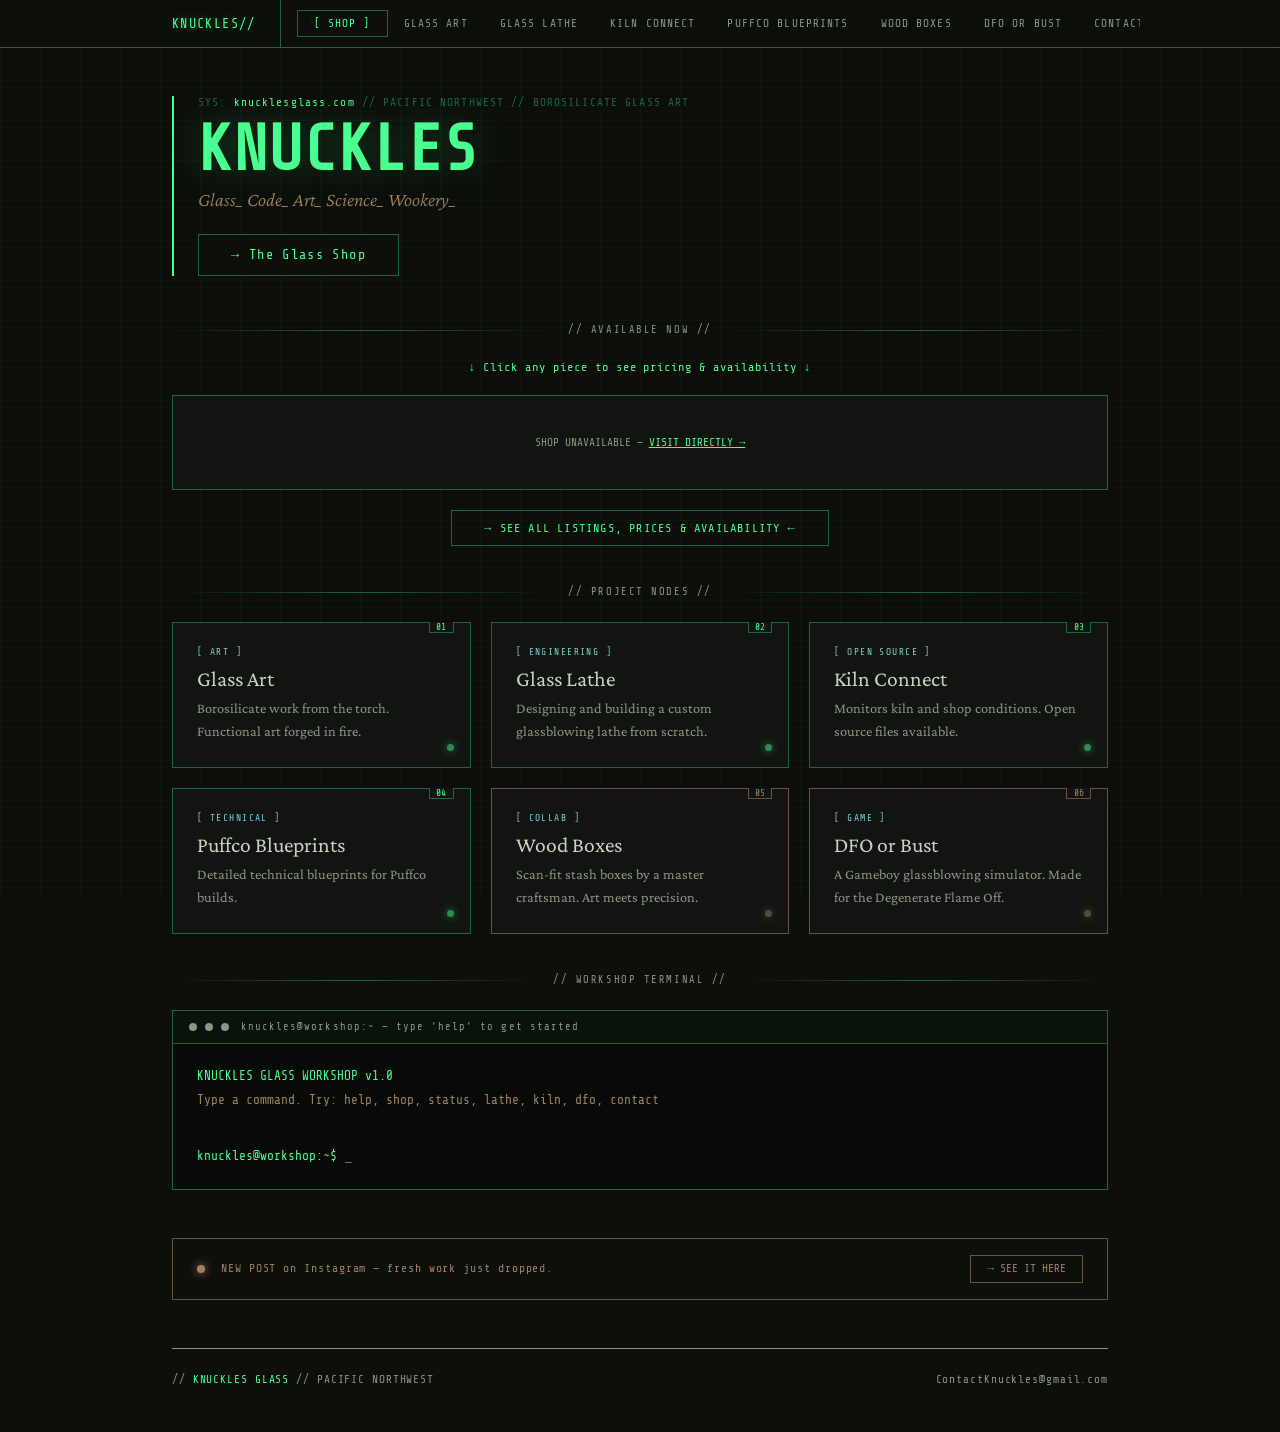
<file: index.html>
<!DOCTYPE html>
<html lang="en">
<head>
  <meta charset="UTF-8">
  <meta name="viewport" content="width=device-width, initial-scale=1.0">
  <title>Knuckles Glass — Borosilicate Art, Pacific Northwest</title>
  <meta name="description" content="Borosilicate glass art from the Pacific Northwest. Shop, projects, blueprints and more.">

  <!-- ── FONTS
       Share Tech Mono : console/technical headings
       Crimson Pro     : body text, italic accents
       To swap fonts later, change the Google Fonts URL and the font-family vars below -->
  <link href="https://fonts.googleapis.com/css2?family=Share+Tech+Mono&family=Crimson+Pro:ital,wght@0,300;0,400;1,300&display=swap" rel="stylesheet">

  <!-- ── SHARED STYLES
       All site-wide variables and base styles live here.
       Branch pages will link to style.css instead of repeating this block. -->
  <style>

    /* ════════════════════════════════════════════
       DESIGN TOKENS — change colors/fonts here only
       ════════════════════════════════════════════ */
    :root {
      --bg:         #0d0f0b;   /* main background */
      --bg2:        #111410;   /* card/panel background */
      --bg3:        #080a07;   /* terminal background */
      --green:      #4aff91;   /* primary accent — phosphor green */
      --green-dim:  #1f6640;   /* muted green for borders */
      --blue:       #7ecfcf;   /* category tag color */
      --earth1:     #a08060;   /* warm earth accent */
      --earth2:     #6b5040;   /* muted earth for borders */
      --text:       #c8d4c0;   /* primary text */
      --muted:      #889980;   /* secondary/faded text */
      --grid:       rgba(74, 255, 145, 0.04); /* blueprint grid opacity */
      --font-mono:  'Share Tech Mono', monospace;
      --font-serif: 'Crimson Pro', Georgia, serif;
      --max-width:  1000px;
    }

    /* ════════════════════════════════════════════
       RESET & BASE
       ════════════════════════════════════════════ */
    * { margin: 0; padding: 0; box-sizing: border-box; }

    body {
      background: var(--bg);
      color: var(--text);
      font-family: var(--font-serif);
      min-height: 100vh;
      overflow-x: hidden;
    }

    a { color: inherit; }

    /* ── Blueprint grid overlay (fixed, decorative) */
    body::before {
      content: '';
      position: fixed;
      inset: 0;
      background-image:
        linear-gradient(var(--grid) 1px, transparent 1px),
        linear-gradient(90deg, var(--grid) 1px, transparent 1px);
      background-size: 40px 40px;
      pointer-events: none;
      z-index: 0;
    }

    /* ── CRT scanline overlay (fixed, decorative) */
    body::after {
      content: '';
      position: fixed;
      inset: 0;
      background: repeating-linear-gradient(
        0deg, transparent, transparent 2px,
        rgba(0,0,0,0.07) 2px, rgba(0,0,0,0.07) 4px
      );
      pointer-events: none;
      z-index: 1;
    }

    /* ── Page content sits above overlays */
    .wrapper {
      position: relative;
      z-index: 2;
      max-width: var(--max-width);
      margin: 0 auto;
      padding: 3rem 2rem;
    }

    /* ════════════════════════════════════════════
       NAVIGATION
       To add a page: copy one <a> tag and update href + label
       Shop link always stays first after the logo
       ════════════════════════════════════════════ */
    nav {
      position: sticky;
      top: 0;
      z-index: 100;
      background: rgba(13,15,11,0.95);
      border-bottom: 1px solid var(--green-dim);
      backdrop-filter: blur(8px);
    }

    .nav-inner {
      max-width: var(--max-width);
      margin: 0 auto;
      padding: 0 2rem;
      display: flex;
      align-items: center;
      overflow-x: auto;
      scrollbar-width: none;
    }
    .nav-inner::-webkit-scrollbar { display: none; }

    /* Site logo/name in nav */
    .nav-logo {
      font-family: var(--font-mono);
      font-size: 0.85rem;
      color: var(--green);
      text-decoration: none;
      padding: 1rem 1.5rem 1rem 0;
      border-right: 1px solid var(--green-dim);
      margin-right: 0.5rem;
      white-space: nowrap;
      text-shadow: 0 0 12px rgba(74,255,145,0.4);
      flex-shrink: 0;
    }

    /* Standard nav links */
    nav a {
      font-family: var(--font-mono);
      font-size: 0.7rem;
      color: var(--muted);
      text-decoration: none;
      padding: 1rem 1rem;
      letter-spacing: 0.1em;
      white-space: nowrap;
      flex-shrink: 0;
      text-transform: uppercase;
      transition: color 0.2s;
    }
    nav a:hover { color: var(--green); }

    /* Shop link — highlighted, always visible priority */
    nav a.shop {
      color: var(--green);
      border: 1px solid var(--green-dim);
      margin-left: 0.5rem;
      padding: 0.4rem 1rem;
      margin-top: 0.35rem;
      margin-bottom: 0.35rem;
    }
    nav a.shop:hover { background: rgba(74,255,145,0.08); }

    /* ════════════════════════════════════════════
       HERO SECTION
       ════════════════════════════════════════════ */
    header {
      border-left: 2px solid var(--green);
      padding-left: 1.5rem;
      margin-bottom: 3rem;
      animation: fadeIn 0.8s ease both;
    }

    /* Small system info line above the logo */
    .sys-line {
      font-family: var(--font-mono);
      font-size: 0.7rem;
      color: var(--green-dim);
      letter-spacing: 0.1em;
      margin-bottom: 0.5rem;
    }
    .sys-line span { color: var(--green); }

    h1 {
      font-family: var(--font-mono);
      font-size: clamp(2.5rem, 7vw, 4rem);
      color: var(--green);
      line-height: 1;
      text-shadow: 0 0 40px rgba(74,255,145,0.25);
    }

    /* ── TAGLINE: edit this text in the HTML below */
    .tagline {
      font-family: var(--font-serif);
      font-style: italic;
      font-size: 1.2rem;
      color: var(--earth1);
      margin-top: 0.5rem;
      font-weight: 300;
    }

    /* ── PRIMARY CTA BUTTON
         Links to Big Cartel store — update href if store URL changes */
    .hero-cta {
      display: inline-block;
      margin-top: 1.5rem;
      font-family: var(--font-mono);
      font-size: 0.85rem;
      color: var(--green);
      background: var(--bg);
      border: 1px solid var(--green-dim);
      padding: 0.75rem 2rem;
      text-decoration: none;
      letter-spacing: 0.1em;
      transition: box-shadow 0.3s, transform 0.2s;
    }
    .hero-cta:hover {
      box-shadow: 0 0 30px rgba(74,255,145,0.4);
      transform: translateY(-2px);
    }

    /* ════════════════════════════════════════════
       SECTION DIVIDERS
       ════════════════════════════════════════════ */
    .divider {
      display: flex;
      align-items: center;
      gap: 1rem;
      margin: 2.5rem 0 1.5rem;
      color: var(--muted);
      font-family: var(--font-mono);
      font-size: 0.65rem;
      letter-spacing: 0.15em;
    }
    .divider::before, .divider::after {
      content: '';
      flex: 1;
      height: 1px;
      background: linear-gradient(90deg, transparent, var(--green-dim), transparent);
    }

    /* ════════════════════════════════════════════
       SHOP GALLERY
       Loads live from Big Cartel API automatically.
       ── TO CHANGE STORE: update BIGCARTEL_USERNAME below in JS
       ── Images are square thumbnails, no prices shown here
       ════════════════════════════════════════════ */

    /* Pulsing instruction text above gallery */
    .shop-note {
      font-family: var(--font-mono);
      font-size: 0.75rem;
      color: var(--green);
      text-align: center;
      margin-bottom: 1.25rem;
      letter-spacing: 0.08em;
      animation: pulse 2.5s ease-in-out infinite;
    }

    /* Responsive image grid — auto-fills available width */
    .gallery-grid {
      display: grid;
      grid-template-columns: repeat(auto-fill, minmax(130px, 1fr));
      gap: 0.75rem;
      margin-bottom: 1.25rem;
    }

    .gallery-item {
      aspect-ratio: 1;
      background: var(--bg2);
      border: 1px solid var(--green-dim);
      overflow: hidden;
      position: relative;
      cursor: pointer;
      transition: border-color 0.3s, transform 0.3s;
      text-decoration: none;
      display: block;
    }
    .gallery-item:hover {
      border-color: var(--green);
      transform: scale(1.03);
      z-index: 2;
    }
    .gallery-item img {
      width: 100%; height: 100%;
      object-fit: cover;
      filter: saturate(0.8) brightness(0.9);
      transition: filter 0.3s;
    }
    .gallery-item:hover img { filter: saturate(1.1) brightness(1.05); }

    /* Shown while loading or if no image available */
    .gallery-item.placeholder {
      display: flex;
      align-items: center;
      justify-content: center;
    }
    .gallery-item.placeholder span {
      font-family: var(--font-mono);
      font-size: 0.55rem;
      color: var(--muted);
      text-align: center;
      padding: 0.5rem;
    }

    /* "See all listings" link below gallery */
    .shop-cta-row { text-align: center; }
    .shop-cta-row a {
      font-family: var(--font-mono);
      font-size: 0.75rem;
      color: var(--green);
      text-decoration: none;
      border: 1px solid var(--green-dim);
      padding: 0.6rem 2rem;
      display: inline-block;
      letter-spacing: 0.1em;
      transition: background 0.2s, box-shadow 0.2s;
    }
    .shop-cta-row a:hover {
      background: rgba(74,255,145,0.07);
      box-shadow: 0 0 20px rgba(74,255,145,0.1);
    }

    /* ════════════════════════════════════════════
       PROJECT CARDS
       ── TO ADD A CARD: copy a .card block in HTML,
          update data-index, card-tag, h3, p, and href
       ── Earth-tone variant: add class="card earth"
       ════════════════════════════════════════════ */
    .cards {
      display: grid;
      grid-template-columns: repeat(auto-fit, minmax(220px, 1fr));
      gap: 1.25rem;
      margin-bottom: 1rem;
    }

    .card {
      background: var(--bg2);
      border: 1px solid var(--green-dim);
      padding: 1.5rem;
      position: relative;
      text-decoration: none;
      display: block;
      transition: border-color 0.3s, transform 0.3s;
      animation: fadeIn 0.6s both;
    }
    .card:nth-child(1) { animation-delay: 0.1s; }
    .card:nth-child(2) { animation-delay: 0.2s; }
    .card:nth-child(3) { animation-delay: 0.3s; }
    .card:nth-child(4) { animation-delay: 0.4s; }
    .card:nth-child(5) { animation-delay: 0.5s; }

    /* Index badge top-right corner */
    .card::before {
      content: attr(data-index);
      position: absolute;
      top: -1px; right: 1rem;
      font-family: var(--font-mono);
      font-size: 0.6rem;
      color: var(--green);
      background: var(--bg2);
      padding: 0 0.4rem;
      border: 1px solid var(--green-dim);
      border-top: none;
    }

    .card:hover { border-color: var(--green); transform: translateY(-3px); box-shadow: 0 8px 30px rgba(74,255,145,0.07); }

    /* Earth-tone card variant (personal/collab projects) */
    .card.earth { border-color: var(--earth2); }
    .card.earth::before { color: var(--earth1); border-color: var(--earth2); }
    .card.earth:hover { border-color: var(--earth1); box-shadow: 0 8px 30px rgba(160,128,96,0.08); }
    .card.earth .card-accent { background: var(--earth1); box-shadow: 0 0 8px var(--earth1); }

    .card-tag {
      font-family: var(--font-mono);
      font-size: 0.6rem;
      color: var(--blue);
      letter-spacing: 0.15em;
      margin-bottom: 0.6rem;
    }
    .card h3 {
      font-family: var(--font-serif);
      font-size: 1.35rem;
      font-weight: 400;
      color: var(--text);
      margin-bottom: 0.4rem;
    }
    .card p {
      font-size: 0.9rem;
      color: var(--muted);
      line-height: 1.6;
    }

    /* Glowing dot bottom-right of each card */
    .card-accent {
      position: absolute;
      bottom: 1rem; right: 1rem;
      width: 7px; height: 7px;
      border-radius: 50%;
      background: var(--green);
      opacity: 0.5;
      box-shadow: 0 0 8px var(--green);
    }

    /* ════════════════════════════════════════════
       INTERACTIVE TERMINAL
       ── TO ADD A COMMAND: add a new key to the
          `commands` object in the <script> below
       ── Commands are plain text/HTML strings
       ════════════════════════════════════════════ */
    .terminal {
      background: var(--bg3);
      border: 1px solid var(--green-dim);
      margin-bottom: 3rem;
      animation: fadeIn 0.6s 0.6s both;
      transition: border-color 1.2s ease, box-shadow 1.2s ease;
    }

    .term-titlebar {
      display: flex;
      align-items: center;
      gap: 0.5rem;
      padding: 0.6rem 1rem;
      border-bottom: 1px solid var(--green-dim);
      background: rgba(74,255,145,0.03);
    }
    .term-dot { width: 8px; height: 8px; border-radius: 50%; background: var(--muted); }
    .term-title {
      font-family: var(--font-mono);
      font-size: 0.65rem;
      color: var(--muted);
      letter-spacing: 0.1em;
      margin-left: 0.25rem;
    }

    .term-body {
      padding: 1.25rem 1.5rem;
      font-family: var(--font-mono);
      font-size: 0.8rem;
      line-height: 1.9;
      max-height: 320px;
      overflow-y: auto;
    }

    /* Terminal output color classes */
    .t-dim   { color: var(--green-dim); }
    .t-green { color: var(--green); }
    .t-blue  { color: var(--blue); }
    .t-earth { color: var(--earth1); }
    .t-text  { color: var(--text); }
    .t-muted { color: var(--muted); }

    .term-input-row {
      display: flex;
      align-items: center;
      gap: 0.5rem;
      margin-top: 0.5rem;
    }
    .prompt { color: var(--green); }

    #term-input {
      background: transparent;
      border: none;
      outline: none;
      color: var(--text);
      font-family: var(--font-mono);
      font-size: 0.8rem;
      flex: 1;
      caret-color: var(--green);
    }

    .cursor {
      display: inline-block;
      width: 8px; height: 1em;
      background: var(--green);
      animation: blink 1s step-end infinite;
      vertical-align: text-bottom;
    }

    /* ════════════════════════════════════════════
       INSTAGRAM NUDGE BAR
       ── TO UPDATE: change the text in .ig-text
          and the href on .ig-link in the HTML below
       ════════════════════════════════════════════ */
    .ig-nudge {
      border: 1px solid var(--earth2);
      padding: 1rem 1.5rem;
      display: flex;
      align-items: center;
      justify-content: space-between;
      gap: 1rem;
      flex-wrap: wrap;
      margin-bottom: 3rem;
      animation: fadeIn 0.6s 0.8s both;
    }
    .ig-dot {
      width: 8px; height: 8px;
      border-radius: 50%;
      background: var(--earth1);
      box-shadow: 0 0 10px var(--earth1);
      animation: pulse 2s ease-in-out infinite;
      flex-shrink: 0;
    }
    .ig-text {
      font-family: var(--font-mono);
      font-size: 0.72rem;
      color: var(--earth1);
      letter-spacing: 0.08em;
      flex: 1;
    }
    .ig-link {
      font-family: var(--font-mono);
      font-size: 0.7rem;
      color: var(--earth1);
      text-decoration: none;
      border: 1px solid var(--earth2);
      padding: 0.4rem 1rem;
      white-space: nowrap;
      transition: background 0.2s;
    }
    .ig-link:hover { background: rgba(160,128,96,0.1); }

    /* ════════════════════════════════════════════
       FOOTER
       ════════════════════════════════════════════ */
    footer {
      border-top: 1px solid var(--muted);
      padding-top: 1.5rem;
      display: flex;
      justify-content: space-between;
      align-items: center;
      flex-wrap: wrap;
      gap: 1rem;
    }
    .mono {
      font-family: var(--font-mono);
      font-size: 0.7rem;
      color: var(--muted);
      letter-spacing: 0.08em;
    }
    .mono span { color: var(--green); }

    /* ════════════════════════════════════════════
       ANIMATIONS
       ════════════════════════════════════════════ */
    @keyframes fadeIn {
      from { opacity: 0; transform: translateY(8px); }
      to   { opacity: 1; transform: translateY(0); }
    }
    @keyframes blink {
      0%, 100% { opacity: 1; }
      50% { opacity: 0; }
    }
    @keyframes pulse {
      0%, 100% { opacity: 1; }
      50% { opacity: 0.5; }
    }

  </style>
</head>
<body>

  <!-- ════════════════════════════════════════════
       NAVIGATION
       ── To add a page: copy an <a> tag, update href and label
       ── Keep SHOP first after the logo — sales priority
       ════════════════════════════════════════════ -->
  <nav>
    <div class="nav-inner">
      <a href="index.html" class="nav-logo">KNUCKLES//</a>
      <a href="https://knucklesglass.bigcartel.com/" target="_blank" class="shop">[ SHOP ]</a>
      <a href="glass-art.html">Glass Art</a>
      <a href="glass-lathe.html">Glass Lathe</a>
      <a href="kiln-connect.html">Kiln Connect</a>
      <a href="puffco-blueprints.html">Puffco Blueprints</a>
      <a href="wood-boxes.html">Wood Boxes</a>
      <a href="dfo-or-bust.html">DFO or Bust</a>
      <a href="contact.html">Contact</a>
    </div>
  </nav>

  <div class="wrapper">

    <!-- ════════════════════════════════════════════
         HERO
         ── Edit tagline text here freely
         ── hero-cta href should always point to Big Cartel store
         ════════════════════════════════════════════ -->
    <header>
      <div class="sys-line">SYS: <span>knucklesglass.com</span> // PACIFIC NORTHWEST // BOROSILICATE GLASS ART</div>
      <h1>KNUCKLES</h1>
      <div class="tagline">Glass_ Code_ Art_ Science_ Wookery_</div>
      <a href="https://knucklesglass.bigcartel.com/" target="_blank" class="hero-cta">→ The Glass Shop</a>
    </header>

    <!-- ════════════════════════════════════════════
         SHOP GALLERY
         Live product images pulled from Big Cartel.
         ── Max items shown controlled by SHOP_MAX_ITEMS in JS below
         ── Clicking any image opens the product page
         ════════════════════════════════════════════ -->
    <div id="shop">
      <div class="divider">// AVAILABLE NOW //</div>
      <div class="shop-note">↓ Click any piece to see pricing &amp; availability ↓</div>
      <div class="gallery-grid" id="gallery">
        <!-- JS populates this — placeholders shown while loading -->
        <div class="gallery-item placeholder"><span>LOADING...</span></div>
        <div class="gallery-item placeholder"><span>LOADING...</span></div>
        <div class="gallery-item placeholder"><span>LOADING...</span></div>
        <div class="gallery-item placeholder"><span>LOADING...</span></div>
        <div class="gallery-item placeholder"><span>LOADING...</span></div>
        <div class="gallery-item placeholder"><span>LOADING...</span></div>
      </div>
      <div class="shop-cta-row">
        <a href="https://knucklesglass.bigcartel.com/" target="_blank">→ SEE ALL LISTINGS, PRICES &amp; AVAILABILITY ←</a>
      </div>
    </div>

    <!-- ════════════════════════════════════════════
         PROJECT CARDS
         ── Green cards  = technical/informative projects
         ── Earth cards  = personal/collab projects
         ── data-index   = corner badge label
         ── href         = branch page filename
         ════════════════════════════════════════════ -->
    <div id="projects">
      <div class="divider">// PROJECT NODES //</div>
      <div class="cards">

        <!-- GREEN CARDS — informative/technical -->
        <a href="glass-art.html" class="card" data-index="01">
          <div class="card-tag">[ ART ]</div>
          <h3>Glass Art</h3>
          <p>Borosilicate work from the torch. Functional art forged in fire.</p>
          <div class="card-accent"></div>
        </a>

        <a href="glass-lathe.html" class="card" data-index="02">
          <div class="card-tag">[ ENGINEERING ]</div>
          <h3>Glass Lathe</h3>
          <p>Designing and building a custom glassblowing lathe from scratch.</p>
          <div class="card-accent"></div>
        </a>

        <a href="kiln-connect.html" class="card" data-index="03">
          <div class="card-tag">[ OPEN SOURCE ]</div>
          <h3>Kiln Connect</h3>
          <p>Monitors kiln and shop conditions. Open source files available.</p>
          <div class="card-accent"></div>
        </a>

        <a href="puffco-blueprints.html" class="card" data-index="04">
          <div class="card-tag">[ TECHNICAL ]</div>
          <h3>Puffco Blueprints</h3>
          <p>Detailed technical blueprints for Puffco builds.</p>
          <div class="card-accent"></div>
        </a>

        <!-- EARTH CARDS — personal/collab -->
        <a href="wood-boxes.html" class="card earth" data-index="05">
          <div class="card-tag">[ COLLAB ]</div>
          <h3>Wood Boxes</h3>
          <p>Scan-fit stash boxes by a master craftsman. Art meets precision.</p>
          <div class="card-accent"></div>
        </a>

        <a href="dfo-or-bust.html" class="card earth" data-index="06">
          <div class="card-tag">[ GAME ]</div>
          <h3>DFO or Bust</h3>
          <p>A Gameboy glassblowing simulator. Made for the Degenerate Flame Off.</p>
          <div class="card-accent"></div>
        </a>

      </div>
    </div>

    <!-- ════════════════════════════════════════════
         INTERACTIVE TERMINAL
         ── To add a command: add a key to the commands
            object in the script below. Value is an HTML string.
         ── Use CSS classes: t-green, t-blue, t-earth, t-muted
         ════════════════════════════════════════════ -->
    <div class="divider">// WORKSHOP TERMINAL //</div>
    <div class="terminal">
      <div class="term-titlebar">
        <div class="term-dot"></div>
        <div class="term-dot"></div>
        <div class="term-dot"></div>
        <span class="term-title">knuckles@workshop:~ — type 'help' to get started</span>
      </div>
      <div class="term-body">
        <div id="term-log">
          <div><span class="t-green">KNUCKLES GLASS WORKSHOP v1.0</span></div>
          <div><span class="t-earth">Type a command. Try: help, shop, status, lathe, kiln, dfo, contact</span></div>
          <br>
        </div>
        <div class="term-input-row">
          <span class="prompt">knuckles@workshop:~$</span>
          <input type="text" id="term-input" autocomplete="off" spellcheck="false" placeholder="_">
        </div>
      </div>
    </div>

    <!-- ════════════════════════════════════════════
         INSTAGRAM NUDGE
         ── Update .ig-text when you make a new post
         ── Update .ig-link href to your latest post URL
            or leave as profile URL for simplicity
         ════════════════════════════════════════════ -->
    <div class="ig-nudge">
      <div class="ig-dot"></div>
      <div class="ig-text">NEW POST on Instagram — fresh work just dropped.</div>
      <a href="https://www.instagram.com/knucklesglass/" target="_blank" class="ig-link">→ SEE IT HERE</a>
    </div>

    <!-- ════════════════════════════════════════════
         FOOTER
         ── Update email here if it changes
         ════════════════════════════════════════════ -->
    <footer id="contact">
      <div class="mono">// <span>KNUCKLES GLASS</span> // PACIFIC NORTHWEST</div>
      <div class="mono">ContactKnuckles@gmail.com</div>
    </footer>

  </div><!-- end .wrapper -->

  <script>
    // ════════════════════════════════════════════
    // BIG CARTEL SHOP LOADER
    // ── BIGCARTEL_USERNAME: update if store URL changes
    // ── SHOP_MAX_ITEMS: max thumbnails shown on homepage
    // ── Only shows products with status 'active'
    // ════════════════════════════════════════════
    const BIGCARTEL_USERNAME = 'knucklesglass';
    const SHOP_MAX_ITEMS = 8;

    async function loadShop() {
      const gallery = document.getElementById('gallery');
      try {
        const res = await fetch(`https://api.bigcartel.com/${BIGCARTEL_USERNAME}/products.json`);
        if (!res.ok) throw new Error('API error');
        const products = await res.json();
        const available = products
          .filter(p => p.status === 'active')
          .slice(0, SHOP_MAX_ITEMS);

        if (available.length === 0) throw new Error('No active products');

        gallery.innerHTML = available.map(p => {
          const img = p.images && p.images[0] ? p.images[0].url : null;
          const url = `https://knucklesglass.bigcartel.com/product/${p.permalink}`;
          if (img) {
            return `<a href="${url}" target="_blank" class="gallery-item">
              <img src="${img}" alt="${p.name}" loading="lazy">
            </a>`;
          }
          // Fallback if product has no image
          return `<a href="${url}" target="_blank" class="gallery-item placeholder">
            <span>${p.name}</span>
          </a>`;
        }).join('');

      } catch(e) {
        // Graceful fallback if API unreachable
        gallery.innerHTML = `
          <div class="gallery-item placeholder" style="grid-column:1/-1;aspect-ratio:auto;padding:2rem;text-align:center;">
            <span style="font-size:0.7rem;color:var(--muted);">
              SHOP UNAVAILABLE — 
              <a href="https://knucklesglass.bigcartel.com/" target="_blank" style="color:var(--green);">VISIT DIRECTLY →</a>
            </span>
          </div>`;
      }
    }

    loadShop();

    // ════════════════════════════════════════════
    // INTERACTIVE TERMINAL
    // ── TO ADD A COMMAND: add a new entry below
    //    Format:  commandname: () => `html string`
    // ── Use CSS classes for color:
    //    t-green, t-blue, t-earth, t-muted, t-text
    // ── Special return '__clear__' clears the screen
    // ── Window.open() can be used to navigate to pages
    // ════════════════════════════════════════════

    // ── ADVENTURE GAME STATE
let adventureStep = 0; // 0=idle 1=torchlit 2=melted 3=q1 4=q2 5=q3

function setGlow(level) {
  const glows = ['none','rgba(160,80,20,0.15)','rgba(180,90,10,0.28)','rgba(200,100,0,0.42)'];
  const borders = ['var(--green-dim)','#a05020','#c06010','#e07000'];
  document.body.style.boxShadow = `inset 0 0 120px 40px ${glows[level]}`;
  document.body.style.transition = 'box-shadow 1.2s ease';
  document.querySelector('.terminal').style.borderColor = borders[level];
}

function adventureReset() {
  adventureStep = 0;
  setGlow(0);
}

// Obfuscated reward — assembled only on completion
function getReward() {
  const p = ['KNU','CKL','ES-','WOR','KSH','OP'];
  return p.join('');
}

    const commands = {

      help: () => `<span class="t-blue">AVAILABLE COMMANDS:</span><br>
        &nbsp;&nbsp;<span class="t-green">shop</span> &nbsp;&nbsp;&nbsp;&nbsp;&nbsp;— open the Big Cartel store<br>
        &nbsp;&nbsp;<span class="t-green">status</span> &nbsp;&nbsp;&nbsp;— current project status<br>
        &nbsp;&nbsp;<span class="t-green">lathe</span> &nbsp;&nbsp;&nbsp;&nbsp;— about the glass lathe build<br>
        &nbsp;&nbsp;<span class="t-green">kiln</span> &nbsp;&nbsp;&nbsp;&nbsp;&nbsp;— about Kiln Connect<br>
        &nbsp;&nbsp;<span class="t-green">blueprints</span>— Puffco blueprint files<br>
        &nbsp;&nbsp;<span class="t-green">dfo</span> &nbsp;&nbsp;&nbsp;&nbsp;&nbsp;&nbsp;— about the Gameboy game<br>
        &nbsp;&nbsp;<span class="t-green">contact</span> &nbsp;&nbsp;— get in touch<br>
        &nbsp;&nbsp;<span class="t-green">clear</span> &nbsp;&nbsp;&nbsp;&nbsp;— clear terminal`,

      shop: () => {
        window.open('https://knucklesglass.bigcartel.com/', '_blank');
        return `<span class="t-green">Opening shop...</span> → knucklesglass.bigcartel.com`;
      },

      // ── UPDATE STATUS VALUES HERE as projects progress
      status: () => `<span class="t-blue">PROJECT STATUS:</span><br>
        &nbsp;&nbsp;Glass Lathe &nbsp;&nbsp;&nbsp;&nbsp;&nbsp;&nbsp;<span class="t-earth">[IN PROGRESS]</span><br>
        &nbsp;&nbsp;Kiln Connect &nbsp;&nbsp;&nbsp;&nbsp;&nbsp;<span class="t-green">[ACTIVE — open source]</span><br>
        &nbsp;&nbsp;Puffco Blueprints &nbsp;<span class="t-green">[AVAILABLE]</span><br>
        &nbsp;&nbsp;BigCartel Shop &nbsp;&nbsp;&nbsp;<span class="t-green">[OPEN]</span><br>
        &nbsp;&nbsp;DFO or Bust &nbsp;&nbsp;&nbsp;&nbsp;&nbsp;&nbsp;<span class="t-green">[PLAYABLE]</span>`,

      lathe: () => `<span class="t-blue">GLASS LATHE BUILD:</span><br>
        Designing a custom glassblowing lathe from scratch.<br>
        Filming the entire process — follow on Patreon for updates.<br>
        <span class="t-earth">Status: in progress. Biggest project to date.</span><br>
        <a href="glass-lathe.html" style="color:var(--green)">→ Full build log</a>`,

      kiln: () => `<span class="t-blue">KILN CONNECT:</span><br>
        Monitors kiln and shop conditions, uploads to a local server.<br>
        Open source — files available on request.<br>
        <a href="kiln-connect.html" style="color:var(--green)">→ See the project page</a>`,

      blueprints: () => `<span class="t-blue">PUFFCO BLUEPRINTS:</span><br>
        Detailed technical reference blueprints for Puffco builds.<br>
        <a href="puffco-blueprints.html" style="color:var(--green)">→ View blueprints</a>`,

      dfo: () => `<span class="t-blue">DFO OR BUST:</span><br>
        A real Gameboy game. Built for the Degenerate Flame Off, 2015.<br>
        You play as a glassblower. Make headys. Get to the DFO.<br>
        <a href="https://knucklesglass.itch.io/dfo" target="_blank" style="color:var(--green)">→ Play on itch.io</a>`,

      contact: () => `<span class="t-blue">CONTACT:</span><br>
        Email: <span class="t-green">ContactKnuckles@gmail.com</span><br>
        Instagram: <a href="https://www.instagram.com/knucklesglass/" target="_blank" style="color:var(--green)">@knucklesglass</a>`,

      //Eggs
      whoami: () => `<span class="t-green">The million dollar question...</span>`,
      ls:     () => `<span class="t-muted">glass-art/&nbsp; glass-lathe/&nbsp; kiln-connect/&nbsp; wood-boxes/&nbsp; dfo/&nbsp; blueprints/</span>`,
      fire:   () => `<span class="t-earth">🔥 looks like this fam</span>`,
      sudo:   () => `<span class="t-muted">nice try nerd.</span>`,
      torch: () => {
        adventureStep = 1;
        setGlow(0);
        return `<span class="t-earth">The workshop is dark. Smells like terps and glass dust.</span><br>
        <span class="t-muted">This is a word association game — type a one word reply to continue.</span>`;
      },

      light: () => {
        if (adventureStep !== 1) return `<span class="t-muted">Nothing to light.</span>`;
        adventureStep = 2;
        setGlow(1);
        return `<span class="t-earth">...click. click. FWOOMPH. 🔥</span><br>
        <span class="t-green">The workshop floods with warmth. The torch is lit.</span><br>
        <span class="t-muted">You pick up the glass and bein to...</span>`;
      },

      melt: () => {
        if (adventureStep !== 2) return `<span class="t-muted">Nothing to melt.</span>`;
        adventureStep = 3;
        return `<span class="t-earth">The heady glows orange, twisting in the flame. You're in the zone.</span><br>
        <span class="t-muted">Think you know your glass? Type <span class="t-green">test</span> to find out.</span>`;
      },

      test: () => {
        if (adventureStep !== 3) return `<span class="t-muted">No test running.</span>`;
        return `<span class="t-blue">Q1: What is the coefficient thermal expansion of borosilicate glass?</span><br>
        <span class="t-muted">Enter your answer:</span>`;
      },

      '33': () => {
        if (adventureStep !== 3) return `<span class="t-muted">command not found: 33 — try 'help'</span>`;
        adventureStep = 4;
        setGlow(2);
        return `<span class="t-green">✓ Correct.</span> The heady holds steady.<br>
        <span class="t-blue">Q2: What is Knuckles' favorite shape to make?</span><br>
        <span class="t-muted">Enter your answer:</span>`;
      },

      sherlock: () => {
        if (adventureStep !== 4) return `<span class="t-muted">command not found: sherlock — try 'help'</span>`;
        adventureStep = 5;
        setGlow(3);
        return `<span class="t-green">✓ Correct.</span> Classic choice.<br>
        <span class="t-blue">Q3: Devitrification — what is it, and should you be afraid?</span><br>
        &nbsp;&nbsp;<span class="t-green">a)</span> A heady crystal pattern - embrace it<br>
        &nbsp;&nbsp;<span class="t-green">b)</span> A bar downtown - We always find him there<br>
        &nbsp;&nbsp;<span class="t-green">c)</span> Surface crystallization that can ruin a piece<br>
        &nbsp;&nbsp;<span class="t-green">d)</span> The process of annealing - no fear necessary<br>
        <span class="t-muted">Enter a, b, c, or d:</span>`;
      },

      // Well well well....what do we have here? Only the final correct answer will trigger the discount code — no spoilers you nerds
      // Play the game you lazy hacker 
      c: () => {
        if (adventureStep !== 5) return `<span class="t-muted">command not found: c — try 'help'</span>`;
        adventureStep = 0;
        const code = getReward();
        return `<span class="t-green">✓ Correct. Three for three. You know your glass.</span><br><br>
        <span class="t-earth">A note slides across the bench:<br>
        "From one glasshead to another."</span><br><br>
        <span class="t-muted">——————————————————</span><br>
        DISCOUNT KEY: <span class="t-green">${code}</span><br>
        <span class="t-muted">Use it at checkout. You earned it.</span><br>
        <span class="t-muted">——————————————————</span><br><br>
        <span class="t-muted">Type <span class="t-green">shop</span> to spend it.</span>`;
      },

      clear: () => '__clear__',
    };
    
    const log    = document.getElementById('term-log');
    const input  = document.getElementById('term-input');

    // Appends a new line to terminal output
    function appendLine(html) {
      const div = document.createElement('div');
      div.innerHTML = html;
      log.appendChild(div);
      log.parentElement.scrollTop = log.parentElement.scrollHeight;
    }

    input.addEventListener('keydown', (e) => {
      if (e.key !== 'Enter') return;
      const val = input.value.trim().toLowerCase();
      if (!val) return;

      // Echo the command back
      appendLine(`<span class="prompt">knuckles@workshop:~$</span> <span class="t-text">${val}</span>`);

      const handler = commands[val];
      if (handler) {
        const result = handler();
        if (result === '__clear__') {
          log.innerHTML = '';
        } else {
          appendLine(`<div style="margin-left:1rem;margin-bottom:0.5rem;">${result}</div>`);
        }
      } else {
        if (adventureStep >= 1) {
          adventureReset();
          setTimeout(() => {
            log.innerHTML = '';
            appendLine(`<span style="color:#ff4040">⚠ TERMINAL CRASHED — wrong answer. Workshop goes dark.</span><br><span class="t-muted">Type <span class="t-green">torch</span> to start over.</span>`);
          }, 600);
        } else {
          appendLine(`<span class="t-muted">command not found: ${val} — try 'help'</span>`);
        }
      }

      input.value = '';
    });

    input.addEventListener('click', () => input.focus());

  </script>
</body>
</html>
</file>
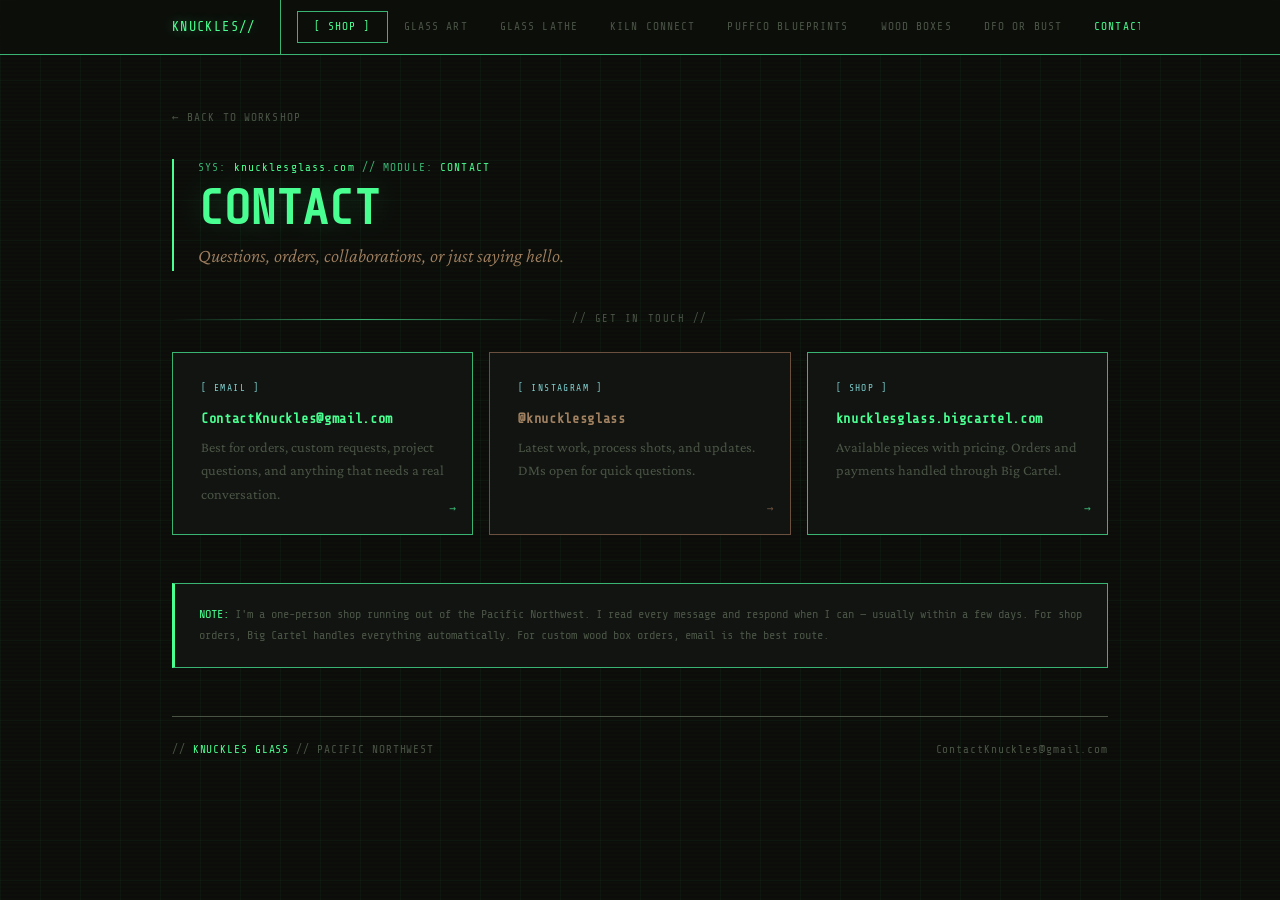
<file: contact.html>
<!DOCTYPE html>
<html lang="en">
<head>
  <meta charset="UTF-8">
  <meta name="viewport" content="width=device-width, initial-scale=1.0">
  <title>Contact — Knuckles Glass</title>
  <meta name="description" content="Get in touch with Knuckles Glass. Questions about glass art, wood boxes, open source projects, or anything else.">
  <link href="https://fonts.googleapis.com/css2?family=Share+Tech+Mono&family=Crimson+Pro:ital,wght@0,300;0,400;1,300&display=swap" rel="stylesheet">
  <link rel="stylesheet" href="style.css">
  <style>
    .branch-hero { border-left: 2px solid var(--green); padding-left: 1.5rem; margin-bottom: 2.5rem; animation: fadeIn 0.8s ease both; }

    /* ── CONTACT METHODS GRID ── */
    .contact-grid {
      display: grid;
      grid-template-columns: repeat(auto-fit, minmax(240px, 1fr));
      gap: 1rem;
      margin-bottom: 3rem;
      animation: fadeIn 0.6s 0.2s both;
    }

    .contact-card {
      background: var(--bg2);
      border: 1px solid var(--green-dim);
      padding: 1.75rem;
      text-decoration: none;
      color: var(--text);
      display: block;
      transition: border-color 0.3s, transform 0.3s;
      position: relative;
    }
    .contact-card:hover { border-color: var(--green); transform: translateY(-3px); box-shadow: 0 8px 24px rgba(74,255,145,0.07); }
    .contact-card.earth { border-color: var(--earth2); }
    .contact-card.earth:hover { border-color: var(--earth1); box-shadow: 0 8px 24px rgba(160,128,96,0.07); }

    .contact-card-label {
      font-family: var(--font-mono);
      font-size: 0.6rem;
      color: var(--blue);
      letter-spacing: 0.15em;
      margin-bottom: 0.75rem;
    }

    .contact-card h3 {
      font-family: var(--font-mono);
      font-size: 0.85rem;
      color: var(--green);
      margin-bottom: 0.4rem;
      letter-spacing: 0.05em;
    }
    .contact-card.earth h3 { color: var(--earth1); }

    .contact-card p {
      font-size: 0.9rem;
      color: var(--muted);
      line-height: 1.6;
    }

    .contact-card-arrow {
      position: absolute;
      bottom: 1rem; right: 1rem;
      font-family: var(--font-mono);
      font-size: 0.7rem;
      color: var(--green-dim);
      transition: color 0.2s;
    }
    .contact-card:hover .contact-card-arrow { color: var(--green); }
    .contact-card.earth .contact-card-arrow { color: var(--earth2); }
    .contact-card.earth:hover .contact-card-arrow { color: var(--earth1); }

    /* ── RESPONSE NOTE ── */
    .response-note {
      background: var(--bg2);
      border: 1px solid var(--green-dim);
      border-left: 3px solid var(--green);
      padding: 1.25rem 1.5rem;
      font-family: var(--font-mono);
      font-size: 0.75rem;
      color: var(--muted);
      line-height: 1.8;
      animation: fadeIn 0.6s 0.4s both;
    }
    .response-note span { color: var(--green); }
  </style>
</head>
<body>
  <nav>
    <div class="nav-inner">
      <a href="index.html" class="nav-logo">KNUCKLES//</a>
      <a href="https://knucklesglass.bigcartel.com/" target="_blank" class="shop">[ SHOP ]</a>
      <a href="glass-art.html">Glass Art</a>
      <a href="glass-lathe.html">Glass Lathe</a>
      <a href="kiln-connect.html">Kiln Connect</a>
      <a href="puffco-blueprints.html">Puffco Blueprints</a>
      <a href="wood-boxes.html">Wood Boxes</a>
      <a href="dfo-or-bust.html">DFO or Bust</a>
      <a href="contact.html" class="active">Contact</a>
    </div>
  </nav>

  <div class="wrapper">
    <a href="index.html" class="back-link">← BACK TO WORKSHOP</a>

    <div class="branch-hero">
      <div class="sys-line">SYS: <span>knucklesglass.com</span> // MODULE: <span>CONTACT</span></div>
      <h1 class="page-title">CONTACT</h1>
      <div class="tagline">Questions, orders, collaborations, or just saying hello.</div>
    </div>

    <div class="divider">// GET IN TOUCH //</div>

    <!-- ── CONTACT CARDS
         TO ADD A CONTACT METHOD: copy a .contact-card,
         update label, h3, p, href, and arrow ── -->
    <div class="contact-grid">

      <a href="mailto:ContactKnuckles@gmail.com" class="contact-card">
        <div class="contact-card-label">[ EMAIL ]</div>
        <h3>ContactKnuckles@gmail.com</h3>
        <p>Best for orders, custom requests, project questions, and anything that needs a real conversation.</p>
        <span class="contact-card-arrow">→</span>
      </a>

      <a href="https://www.instagram.com/knucklesglass/" target="_blank" class="contact-card earth">
        <div class="contact-card-label">[ INSTAGRAM ]</div>
        <h3>@knucklesglass</h3>
        <p>Latest work, process shots, and updates. DMs open for quick questions.</p>
        <span class="contact-card-arrow">→</span>
      </a>

      <a href="https://knucklesglass.bigcartel.com/" target="_blank" class="contact-card">
        <div class="contact-card-label">[ SHOP ]</div>
        <h3>knucklesglass.bigcartel.com</h3>
        <p>Available pieces with pricing. Orders and payments handled through Big Cartel.</p>
        <span class="contact-card-arrow">→</span>
      </a>

      <!-- ── Add Patreon card when ready:
      <a href="https://patreon.com/YOUR_PAGE" target="_blank" class="contact-card earth">
        <div class="contact-card-label">[ PATREON ]</div>
        <h3>Patreon</h3>
        <p>Follow the Glass Lathe build and other projects. Behind-the-scenes video and updates.</p>
        <span class="contact-card-arrow">→</span>
      </a>
      ── -->

    </div>

    <!-- ── RESPONSE NOTE ── -->
    <div class="response-note">
      <span>NOTE:</span> I'm a one-person shop running out of the Pacific Northwest.
      I read every message and respond when I can —
      usually within a few days. For shop orders,
      Big Cartel handles everything automatically.
      For custom wood box orders, email is the best route.
    </div>

    <div style="margin-top:3rem;">
      <footer>
        <div class="mono">// <span>KNUCKLES GLASS</span> // PACIFIC NORTHWEST</div>
        <div class="mono">ContactKnuckles@gmail.com</div>
      </footer>
    </div>
  </div>
</body>
</html>
</file>
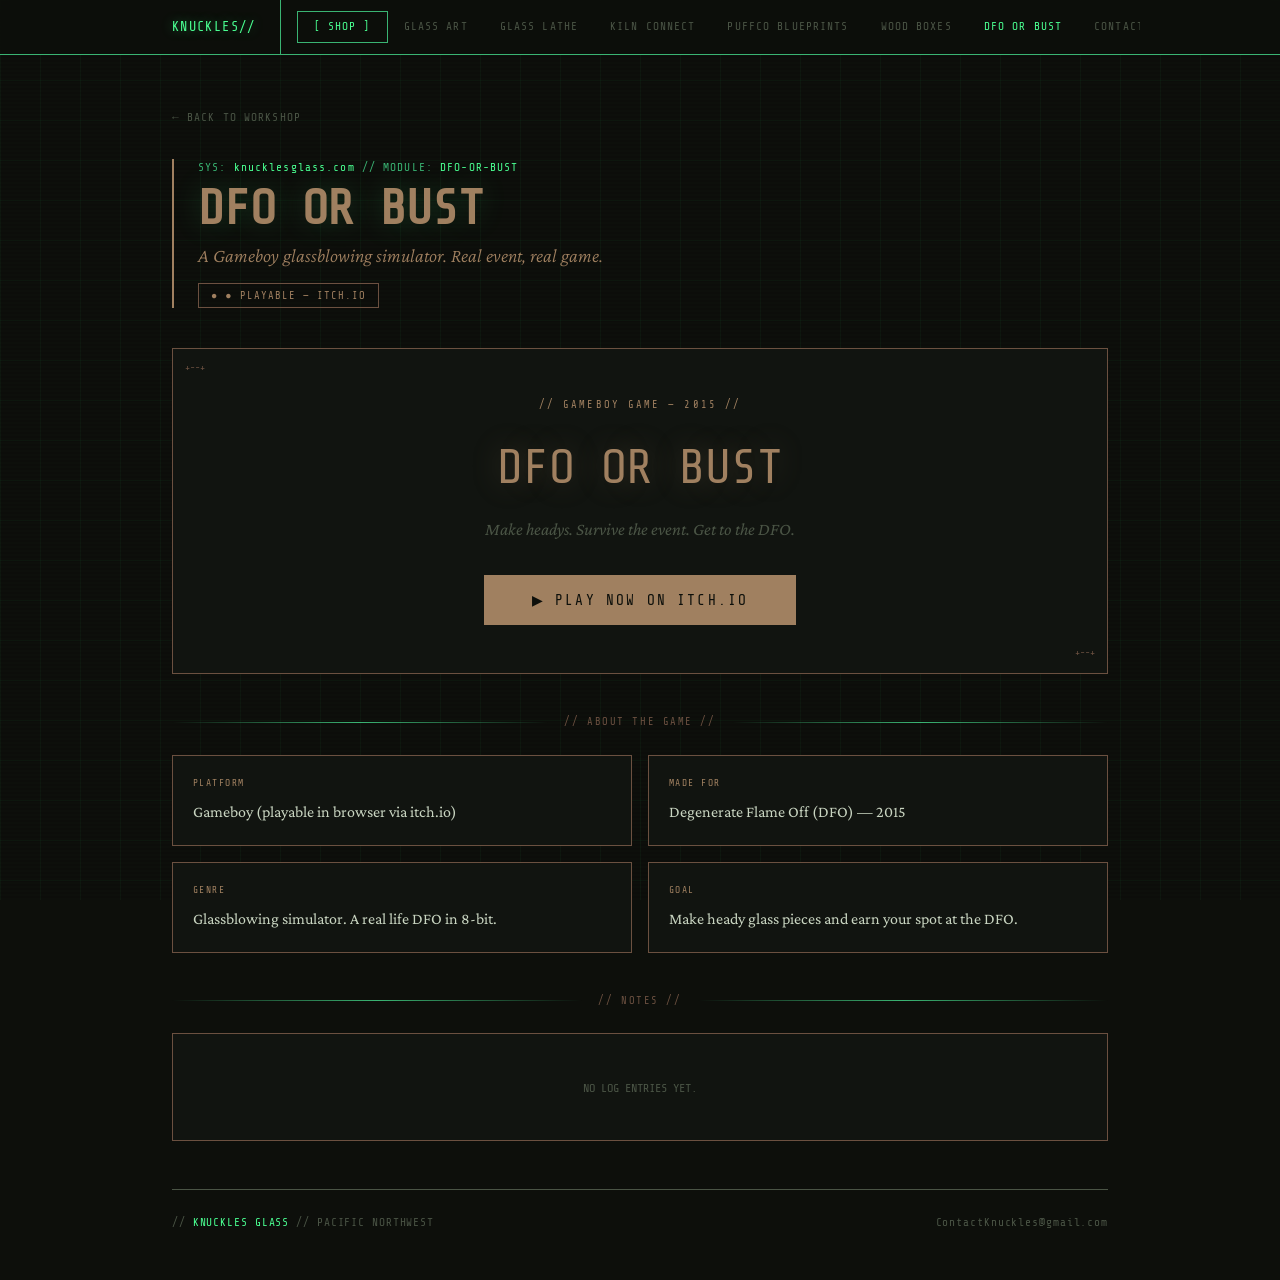
<file: dfo-or-bust.html>
<!DOCTYPE html>
<html lang="en">
<head>
  <meta charset="UTF-8">
  <meta name="viewport" content="width=device-width, initial-scale=1.0">
  <title>DFO or Bust — Knuckles Glass</title>
  <meta name="description" content="DFO or Bust — a Gameboy glassblowing simulator made for the Degenerate Flame Off 2015. Play it now on itch.io.">
  <link href="https://fonts.googleapis.com/css2?family=Share+Tech+Mono&family=Crimson+Pro:ital,wght@0,300;0,400;1,300&display=swap" rel="stylesheet">
  <link rel="stylesheet" href="style.css">
  <style>
    /* ── Earth hero variant for personal project ── */
    .branch-hero { border-left: 2px solid var(--earth1); padding-left: 1.5rem; margin-bottom: 2.5rem; animation: fadeIn 0.8s ease both; }

    /* ── GAME FEATURE BLOCK
       Large centered call to play ── */
    .game-feature {
      background: var(--bg2);
      border: 1px solid var(--earth2);
      padding: 3rem 2rem;
      text-align: center;
      margin-bottom: 2rem;
      position: relative;
      overflow: hidden;
      animation: fadeIn 0.6s 0.2s both;
    }

    /* Decorative corner brackets */
    .game-feature::before {
      content: '+--+';
      position: absolute;
      top: 0.75rem; left: 0.75rem;
      font-family: var(--font-mono);
      font-size: 0.6rem;
      color: var(--earth2);
    }
    .game-feature::after {
      content: '+--+';
      position: absolute;
      bottom: 0.75rem; right: 0.75rem;
      font-family: var(--font-mono);
      font-size: 0.6rem;
      color: var(--earth2);
    }

    .game-label {
      font-family: var(--font-mono);
      font-size: 0.65rem;
      color: var(--earth1);
      letter-spacing: 0.2em;
      margin-bottom: 1rem;
    }

    .game-title-big {
      font-family: var(--font-mono);
      font-size: clamp(1.8rem, 5vw, 3rem);
      color: var(--earth1);
      text-shadow: 0 0 30px rgba(160,128,96,0.3);
      margin-bottom: 0.5rem;
      animation: glow 3s ease-in-out infinite;
    }

    .game-subtitle {
      font-family: var(--font-serif);
      font-style: italic;
      font-size: 1.1rem;
      color: var(--muted);
      margin-bottom: 2rem;
    }

    .play-btn {
      display: inline-block;
      font-family: var(--font-mono);
      font-size: 0.9rem;
      color: var(--bg);
      background: var(--earth1);
      padding: 0.85rem 3rem;
      text-decoration: none;
      letter-spacing: 0.15em;
      transition: box-shadow 0.3s, transform 0.2s;
    }
    .play-btn:hover { box-shadow: 0 0 30px rgba(160,128,96,0.4); transform: translateY(-2px); }

    /* ── INFO BLOCK ── */
    .info-grid {
      display: grid;
      grid-template-columns: 1fr 1fr;
      gap: 1rem;
      margin-bottom: 2rem;
      animation: fadeIn 0.6s 0.3s both;
    }
    @media (max-width: 600px) { .info-grid { grid-template-columns: 1fr; } }

    .info-card {
      background: var(--bg2);
      border: 1px solid var(--earth2);
      padding: 1.25rem;
    }

    .info-card-label {
      font-family: var(--font-mono);
      font-size: 0.6rem;
      color: var(--earth1);
      letter-spacing: 0.15em;
      margin-bottom: 0.5rem;
    }

    .info-card-val {
      font-family: var(--font-serif);
      font-size: 1rem;
      color: var(--text);
      line-height: 1.6;
    }

    /* ── UPDATE LOG ── */
    .update-log { display: flex; flex-direction: column; }
    .update-entry { border: 1px solid var(--earth2); border-bottom: none; padding: 1.5rem; background: var(--bg2); position: relative; animation: fadeIn 0.5s both; }
    .update-entry:last-child { border-bottom: 1px solid var(--earth2); }
    .update-entry::before { content: ''; position: absolute; left: -1px; top: 0; bottom: 0; width: 2px; background: var(--earth2); transition: background 0.2s; }
    .update-entry:hover::before { background: var(--earth1); }
    .update-meta { display: flex; align-items: center; gap: 1rem; margin-bottom: 0.75rem; flex-wrap: wrap; }
    .update-date { font-family: var(--font-mono); font-size: 0.65rem; color: var(--earth1); letter-spacing: 0.1em; }
    .update-title { font-family: var(--font-mono); font-size: 0.8rem; color: var(--text); }
    .update-tag { font-family: var(--font-mono); font-size: 0.6rem; color: var(--blue); letter-spacing: 0.12em; margin-left: auto; }
    .update-body { font-size: 1rem; line-height: 1.75; color: var(--muted); }
    .update-body p { margin-bottom: 0.75rem; }
    .update-body strong { color: var(--text); }
    .update-body a { color: var(--earth1); text-decoration: none; border-bottom: 1px solid var(--earth2); }
    .update-empty { border: 1px solid var(--earth2); padding: 2.5rem; text-align: center; background: var(--bg2); }
    .update-empty span { font-family: var(--font-mono); font-size: 0.75rem; color: var(--muted); }
  </style>
</head>
<body>
  <nav>
    <div class="nav-inner">
      <a href="index.html" class="nav-logo">KNUCKLES//</a>
      <a href="https://knucklesglass.bigcartel.com/" target="_blank" class="shop">[ SHOP ]</a>
      <a href="glass-art.html">Glass Art</a>
      <a href="glass-lathe.html">Glass Lathe</a>
      <a href="kiln-connect.html">Kiln Connect</a>
      <a href="puffco-blueprints.html">Puffco Blueprints</a>
      <a href="wood-boxes.html">Wood Boxes</a>
      <a href="dfo-or-bust.html" class="active">DFO or Bust</a>
      <a href="contact.html">Contact</a>
    </div>
  </nav>

  <div class="wrapper">
    <a href="index.html" class="back-link">← BACK TO WORKSHOP</a>

    <div class="branch-hero">
      <div class="sys-line">SYS: <span>knucklesglass.com</span> // MODULE: <span>DFO-OR-BUST</span></div>
      <h1 class="page-title" style="color:var(--earth1);">DFO OR BUST</h1>
      <div class="tagline">A Gameboy glassblowing simulator. Real event, real game.</div>
      <span class="status-badge earth active">● PLAYABLE — ITCH.IO</span>
    </div>

    <!-- ── GAME FEATURE BLOCK ── -->
    <div class="game-feature">
      <div class="game-label">// GAMEBOY GAME — 2015 //</div>
      <div class="game-title-big">DFO OR BUST</div>
      <div class="game-subtitle">Make headys. Survive the event. Get to the DFO.</div>
      <a href="https://knucklesglass.itch.io/dfo" target="_blank" class="play-btn">▶ PLAY NOW ON ITCH.IO</a>
    </div>

    <!-- ── INFO GRID ── -->
    <div class="divider" style="color:var(--earth2);">// ABOUT THE GAME //</div>
    <div class="info-grid">
      <div class="info-card">
        <div class="info-card-label">PLATFORM</div>
        <div class="info-card-val">Gameboy (playable in browser via itch.io)</div>
      </div>
      <div class="info-card">
        <div class="info-card-label">MADE FOR</div>
        <div class="info-card-val">Degenerate Flame Off (DFO) — 2015</div>
      </div>
      <div class="info-card">
        <div class="info-card-label">GENRE</div>
        <div class="info-card-val">Glassblowing simulator. A real life DFO in 8-bit.</div>
      </div>
      <div class="info-card">
        <div class="info-card-label">GOAL</div>
        <div class="info-card-val">Make heady glass pieces and earn your spot at the DFO.</div>
      </div>
    </div>

    <div class="divider" style="color:var(--earth2);" id="update-log-anchor">// NOTES //</div>
    <div id="update-loading" style="font-family:var(--font-mono);font-size:0.7rem;color:var(--muted);margin-bottom:1rem;">LOADING...</div>
    <div class="update-log" id="update-log"></div>

    <div style="margin-top:3rem;">
      <footer>
        <div class="mono">// <span>KNUCKLES GLASS</span> // PACIFIC NORTHWEST</div>
        <div class="mono">ContactKnuckles@gmail.com</div>
      </footer>
    </div>
  </div>

  <script>
    const UPDATE_FOLDER = 'updates/dfo-or-bust/';
    const INDEX_FILE    = UPDATE_FOLDER + 'index.txt';
    function parseFrontmatter(raw) { const m=raw.match(/^---\n([\s\S]*?)\n---\n?([\s\S]*)$/); if(!m) return{meta:{},body:raw}; const meta={}; m[1].split('\n').forEach(l=>{const[k,...v]=l.split(':');if(k)meta[k.trim()]=v.join(':').trim();}); return{meta,body:m[2].trim()}; }
    function simpleMarkdown(t) { return t.replace(/\*\*(.*?)\*\*/g,'<strong>$1</strong>').replace(/\*(.*?)\*/g,'<em>$1</em>').replace(/!\[(.*?)\]\((.*?)\)/g,'<img src="$2" alt="$1" loading="lazy">').replace(/\[(.*?)\]\((.*?)\)/g,'<a href="$2" target="_blank">$1</a>').split(/\n\n+/).map(p=>`<p>${p.replace(/\n/g,'<br>')}</p>`).join(''); }
    async function loadUpdates() {
      const logEl=document.getElementById('update-log'),loadingEl=document.getElementById('update-loading');
      try {
        const r=await fetch(INDEX_FILE); if(!r.ok) throw new Error();
        const filenames=(await r.text()).split('\n').map(f=>f.trim()).filter(f=>f.endsWith('.md')); if(!filenames.length) throw new Error();
        const results=await Promise.all(filenames.map(async f=>{try{const r=await fetch(UPDATE_FOLDER+f);return r.ok?await r.text():null;}catch{return null;}}));
        loadingEl.style.display='none';
        logEl.innerHTML=results.filter(Boolean).map((raw,i)=>{const{meta,body}=parseFrontmatter(raw);return`<div class="update-entry" style="animation-delay:${i*0.1}s"><div class="update-meta"><span class="update-date">${meta.date||'UNDATED'}</span><span class="update-title">${meta.title||'UNTITLED'}</span>${meta.tag?`<span class="update-tag">[ ${meta.tag} ]</span>`:''}</div><div class="update-body">${simpleMarkdown(body)}</div></div>`;}).join('')||`<div class="update-empty"><span>NO ENTRIES YET.</span></div>`;
      } catch{loadingEl.style.display='none';logEl.innerHTML=`<div class="update-empty"><span>NO LOG ENTRIES YET.</span></div>`;}
    }
    loadUpdates();
  </script>
</body>
</html>
</file>
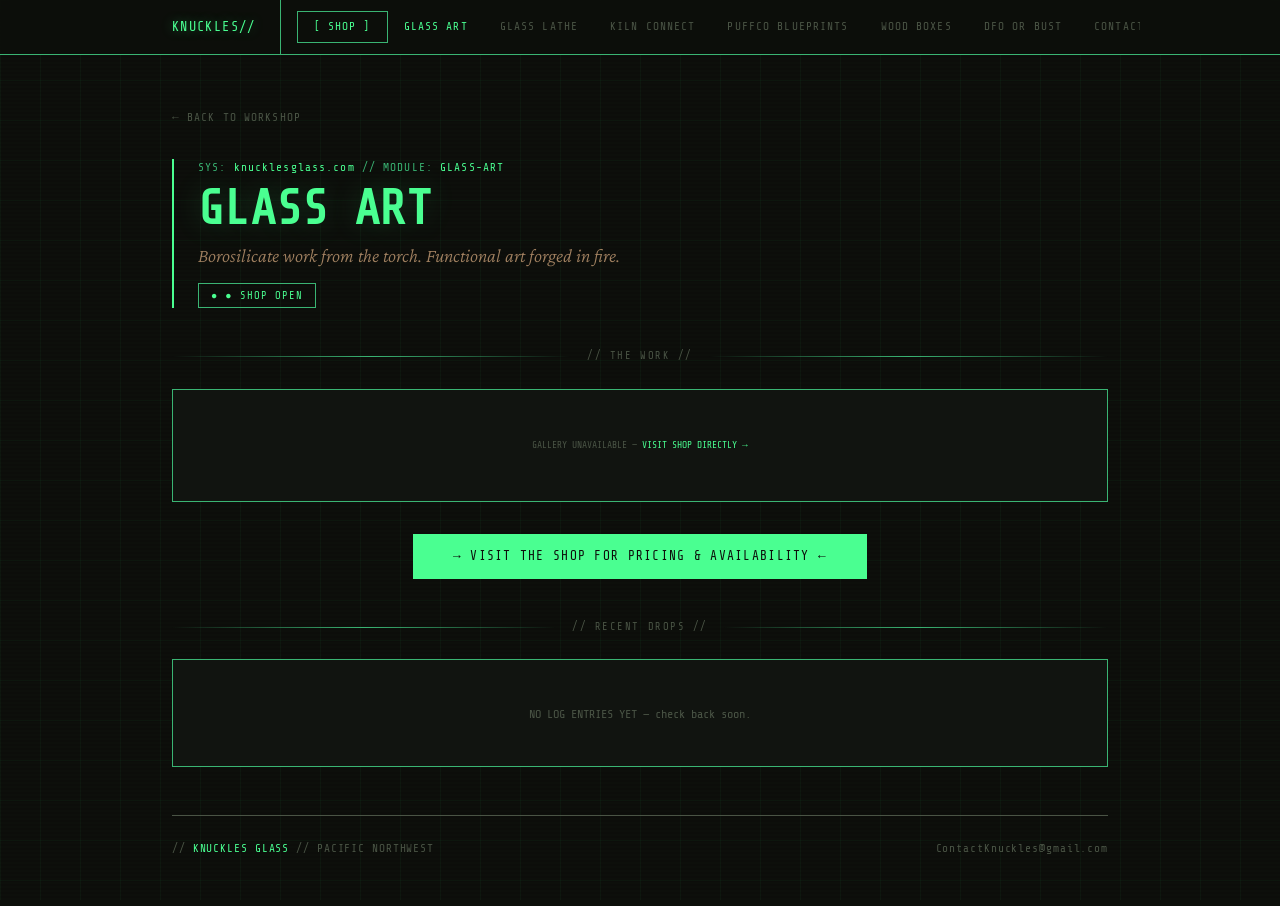
<file: glass-art.html>
<!DOCTYPE html>
<html lang="en">
<head>
  <meta charset="UTF-8">
  <meta name="viewport" content="width=device-width, initial-scale=1.0">
  <title>Glass Art — Knuckles Glass</title>
  <meta name="description" content="Borosilicate glass art from the Pacific Northwest. Functional art forged in fire.">
  <link href="https://fonts.googleapis.com/css2?family=Share+Tech+Mono&family=Crimson+Pro:ital,wght@0,300;0,400;1,300&display=swap" rel="stylesheet">
  <link rel="stylesheet" href="style.css">
  <style>
    .branch-hero { border-left: 2px solid var(--green); padding-left: 1.5rem; margin-bottom: 2.5rem; animation: fadeIn 0.8s ease both; }

    /* ── GALLERY GRID
       Large photo grid — primary feature of this page
       Images load from /images/art/ subfolder ── */
    .art-gallery {
      display: grid;
      grid-template-columns: repeat(auto-fill, minmax(200px, 1fr));
      gap: 0.75rem;
      margin-bottom: 2rem;
      animation: fadeIn 0.6s 0.2s both;
    }

    .art-item {
      aspect-ratio: 1;
      background: var(--bg2);
      border: 1px solid var(--green-dim);
      overflow: hidden;
      display: block;
      text-decoration: none;
      transition: border-color 0.3s, transform 0.3s;
      position: relative;
    }
    .art-item:hover { border-color: var(--green); transform: scale(1.02); z-index: 2; }

    .art-item img {
      width: 100%; height: 100%;
      object-fit: cover;
      filter: saturate(0.85) brightness(0.95);
      transition: filter 0.3s;
    }
    .art-item:hover img { filter: saturate(1.1) brightness(1.05); }

    /* Overlay on hover */
    .art-item-overlay {
      position: absolute;
      inset: 0;
      background: rgba(13,15,11,0.7);
      display: flex;
      align-items: center;
      justify-content: center;
      opacity: 0;
      transition: opacity 0.3s;
    }
    .art-item:hover .art-item-overlay { opacity: 1; }
    .art-item-overlay span {
      font-family: var(--font-mono);
      font-size: 0.65rem;
      color: var(--green);
      letter-spacing: 0.1em;
    }

    /* Placeholder tile */
    .art-item.placeholder {
      display: flex;
      align-items: center;
      justify-content: center;
    }
    .art-item.placeholder span {
      font-family: var(--font-mono);
      font-size: 0.6rem;
      color: var(--muted);
      text-align: center;
      padding: 1rem;
    }

    .shop-cta-row { text-align: center; margin-bottom: 2rem; }
    .shop-cta-row a {
      font-family: var(--font-mono);
      font-size: 0.8rem;
      color: var(--bg);
      background: var(--green);
      padding: 0.75rem 2.5rem;
      display: inline-block;
      letter-spacing: 0.1em;
      text-decoration: none;
      transition: box-shadow 0.3s, transform 0.2s;
    }
    .shop-cta-row a:hover { box-shadow: 0 0 30px rgba(74,255,145,0.35); transform: translateY(-2px); }

    /* ── UPDATE LOG (reused styles) ── */
    .update-log { display: flex; flex-direction: column; gap: 0; }
    .update-entry { border: 1px solid var(--green-dim); border-bottom: none; padding: 1.5rem; background: var(--bg2); position: relative; animation: fadeIn 0.5s both; }
    .update-entry:last-child { border-bottom: 1px solid var(--green-dim); }
    .update-entry::before { content: ''; position: absolute; left: -1px; top: 0; bottom: 0; width: 2px; background: var(--green-dim); transition: background 0.2s; }
    .update-entry:hover::before { background: var(--green); }
    .update-meta { display: flex; align-items: center; gap: 1rem; margin-bottom: 0.75rem; flex-wrap: wrap; }
    .update-date { font-family: var(--font-mono); font-size: 0.65rem; color: var(--green); letter-spacing: 0.1em; }
    .update-title { font-family: var(--font-mono); font-size: 0.8rem; color: var(--text); }
    .update-tag { font-family: var(--font-mono); font-size: 0.6rem; color: var(--blue); letter-spacing: 0.12em; margin-left: auto; }
    .update-body { font-size: 1rem; line-height: 1.75; color: var(--muted); }
    .update-body p { margin-bottom: 0.75rem; }
    .update-body p:last-child { margin-bottom: 0; }
    .update-body strong { color: var(--text); }
    .update-body img { margin-top: 1rem; border: 1px solid var(--green-dim); max-height: 420px; object-fit: cover; width: 100%; }
    .update-body a { color: var(--green); text-decoration: none; border-bottom: 1px solid var(--green-dim); }
    .update-empty { border: 1px solid var(--green-dim); padding: 2.5rem; text-align: center; background: var(--bg2); }
    .update-empty span { font-family: var(--font-mono); font-size: 0.75rem; color: var(--muted); }
  </style>
</head>
<body>
  <nav>
    <div class="nav-inner">
      <a href="index.html" class="nav-logo">KNUCKLES//</a>
      <a href="https://knucklesglass.bigcartel.com/" target="_blank" class="shop">[ SHOP ]</a>
      <a href="glass-art.html" class="active">Glass Art</a>
      <a href="glass-lathe.html">Glass Lathe</a>
      <a href="kiln-connect.html">Kiln Connect</a>
      <a href="puffco-blueprints.html">Puffco Blueprints</a>
      <a href="wood-boxes.html">Wood Boxes</a>
      <a href="dfo-or-bust.html">DFO or Bust</a>
      <a href="contact.html">Contact</a>
    </div>
  </nav>

  <div class="wrapper">
    <a href="index.html" class="back-link">← BACK TO WORKSHOP</a>

    <div class="branch-hero">
      <div class="sys-line">SYS: <span>knucklesglass.com</span> // MODULE: <span>GLASS-ART</span></div>
      <h1 class="page-title">GLASS ART</h1>
      <div class="tagline">Borosilicate work from the torch. Functional art forged in fire.</div>
      <span class="status-badge active">● SHOP OPEN</span>
    </div>

    <!-- ── GALLERY
         Add photos to /images/art/ folder.
         Each .art-item links to the Big Cartel product.
         TO ADD PHOTOS: copy an .art-item block,
         update img src and href ── -->
    <div class="divider">// THE WORK //</div>

    <div class="art-gallery" id="art-gallery">
      <!-- JS attempts to load from Big Cartel first.
           If unavailable, these placeholders show. -->
      <div class="art-item placeholder"><span>LOADING\nGALLERY...</span></div>
      <div class="art-item placeholder"><span>LOADING\nGALLERY...</span></div>
      <div class="art-item placeholder"><span>LOADING\nGALLERY...</span></div>
      <div class="art-item placeholder"><span>LOADING\nGALLERY...</span></div>
      <div class="art-item placeholder"><span>LOADING\nGALLERY...</span></div>
      <div class="art-item placeholder"><span>LOADING\nGALLERY...</span></div>
    </div>

    <div class="shop-cta-row">
      <a href="https://knucklesglass.bigcartel.com/" target="_blank">→ VISIT THE SHOP FOR PRICING &amp; AVAILABILITY ←</a>
    </div>

    <!-- ── UPDATE LOG: new pieces, drops, announcements ── -->
    <div class="divider" id="update-log-anchor">// RECENT DROPS //</div>
    <div id="update-loading" style="font-family:var(--font-mono);font-size:0.7rem;color:var(--muted);margin-bottom:1rem;">LOADING...</div>
    <div class="update-log" id="update-log"></div>

    <div style="margin-top:3rem;">
      <footer>
        <div class="mono">// <span>KNUCKLES GLASS</span> // PACIFIC NORTHWEST</div>
        <div class="mono">ContactKnuckles@gmail.com</div>
      </footer>
    </div>
  </div>

  <script>
    // ── Big Cartel gallery (same loader as homepage)
    // ── BIGCARTEL_USERNAME: update if store changes
    const BIGCARTEL_USERNAME = 'knucklesglass';

    async function loadGallery() {
      const gallery = document.getElementById('art-gallery');
      try {
        const res = await fetch(`https://api.bigcartel.com/${BIGCARTEL_USERNAME}/products.json`);
        if (!res.ok) throw new Error();
        const products = await res.json();
        const available = products.filter(p => p.status === 'active');
        if (!available.length) throw new Error();
        gallery.innerHTML = available.map(p => {
          const img = p.images && p.images[0] ? p.images[0].url : null;
          const url = `https://knucklesglass.bigcartel.com/product/${p.permalink}`;
          if (img) return `<a href="${url}" target="_blank" class="art-item">
            <img src="${img}" alt="${p.name}" loading="lazy">
            <div class="art-item-overlay"><span>VIEW IN SHOP →</span></div>
          </a>`;
          return `<a href="${url}" target="_blank" class="art-item placeholder"><span>${p.name}</span></a>`;
        }).join('');
      } catch {
        gallery.innerHTML = `<div class="art-item placeholder" style="grid-column:1/-1;aspect-ratio:auto;padding:2rem;text-align:center;">
          <span>GALLERY UNAVAILABLE — <a href="https://knucklesglass.bigcartel.com/" target="_blank" style="color:var(--green)">VISIT SHOP DIRECTLY →</a></span>
        </div>`;
      }
    }
    loadGallery();

    // ── Update log loader ──
    const UPDATE_FOLDER = 'updates/glass-art/';
    const INDEX_FILE    = UPDATE_FOLDER + 'index.txt';

    function parseFrontmatter(raw) {
      const match = raw.match(/^---\n([\s\S]*?)\n---\n?([\s\S]*)$/);
      if (!match) return { meta: {}, body: raw };
      const meta = {};
      match[1].split('\n').forEach(line => { const [k, ...v] = line.split(':'); if (k) meta[k.trim()] = v.join(':').trim(); });
      return { meta, body: match[2].trim() };
    }
    function simpleMarkdown(text) {
      return text
        .replace(/\*\*(.*?)\*\*/g, '<strong>$1</strong>')
        .replace(/\*(.*?)\*/g, '<em>$1</em>')
        .replace(/!\[(.*?)\]\((.*?)\)/g, '<img src="$2" alt="$1" loading="lazy">')
        .replace(/\[(.*?)\]\((.*?)\)/g, '<a href="$2" target="_blank">$1</a>')
        .split(/\n\n+/).map(p => `<p>${p.replace(/\n/g,'<br>')}</p>`).join('');
    }
    async function loadUpdates() {
      const logEl = document.getElementById('update-log');
      const loadingEl = document.getElementById('update-loading');
      try {
        const r = await fetch(INDEX_FILE);
        if (!r.ok) throw new Error();
        const filenames = (await r.text()).split('\n').map(f=>f.trim()).filter(f=>f.endsWith('.md'));
        if (!filenames.length) throw new Error();
        const results = await Promise.all(filenames.map(async f => { try { const r = await fetch(UPDATE_FOLDER+f); return r.ok ? await r.text() : null; } catch { return null; }}));
        loadingEl.style.display = 'none';
        logEl.innerHTML = results.filter(Boolean).map((raw,i) => {
          const {meta,body} = parseFrontmatter(raw);
          return `<div class="update-entry" style="animation-delay:${i*0.1}s">
            <div class="update-meta">
              <span class="update-date">${meta.date||'UNDATED'}</span>
              <span class="update-title">${meta.title||'UNTITLED'}</span>
              ${meta.tag?`<span class="update-tag">[ ${meta.tag} ]</span>`:''}
            </div>
            <div class="update-body">${simpleMarkdown(body)}</div>
          </div>`;
        }).join('') || `<div class="update-empty"><span>NO ENTRIES YET.</span></div>`;
      } catch { loadingEl.style.display='none'; logEl.innerHTML=`<div class="update-empty"><span>NO LOG ENTRIES YET — check back soon.</span></div>`; }
    }
    loadUpdates();
  </script>
</body>
</html>
</file>
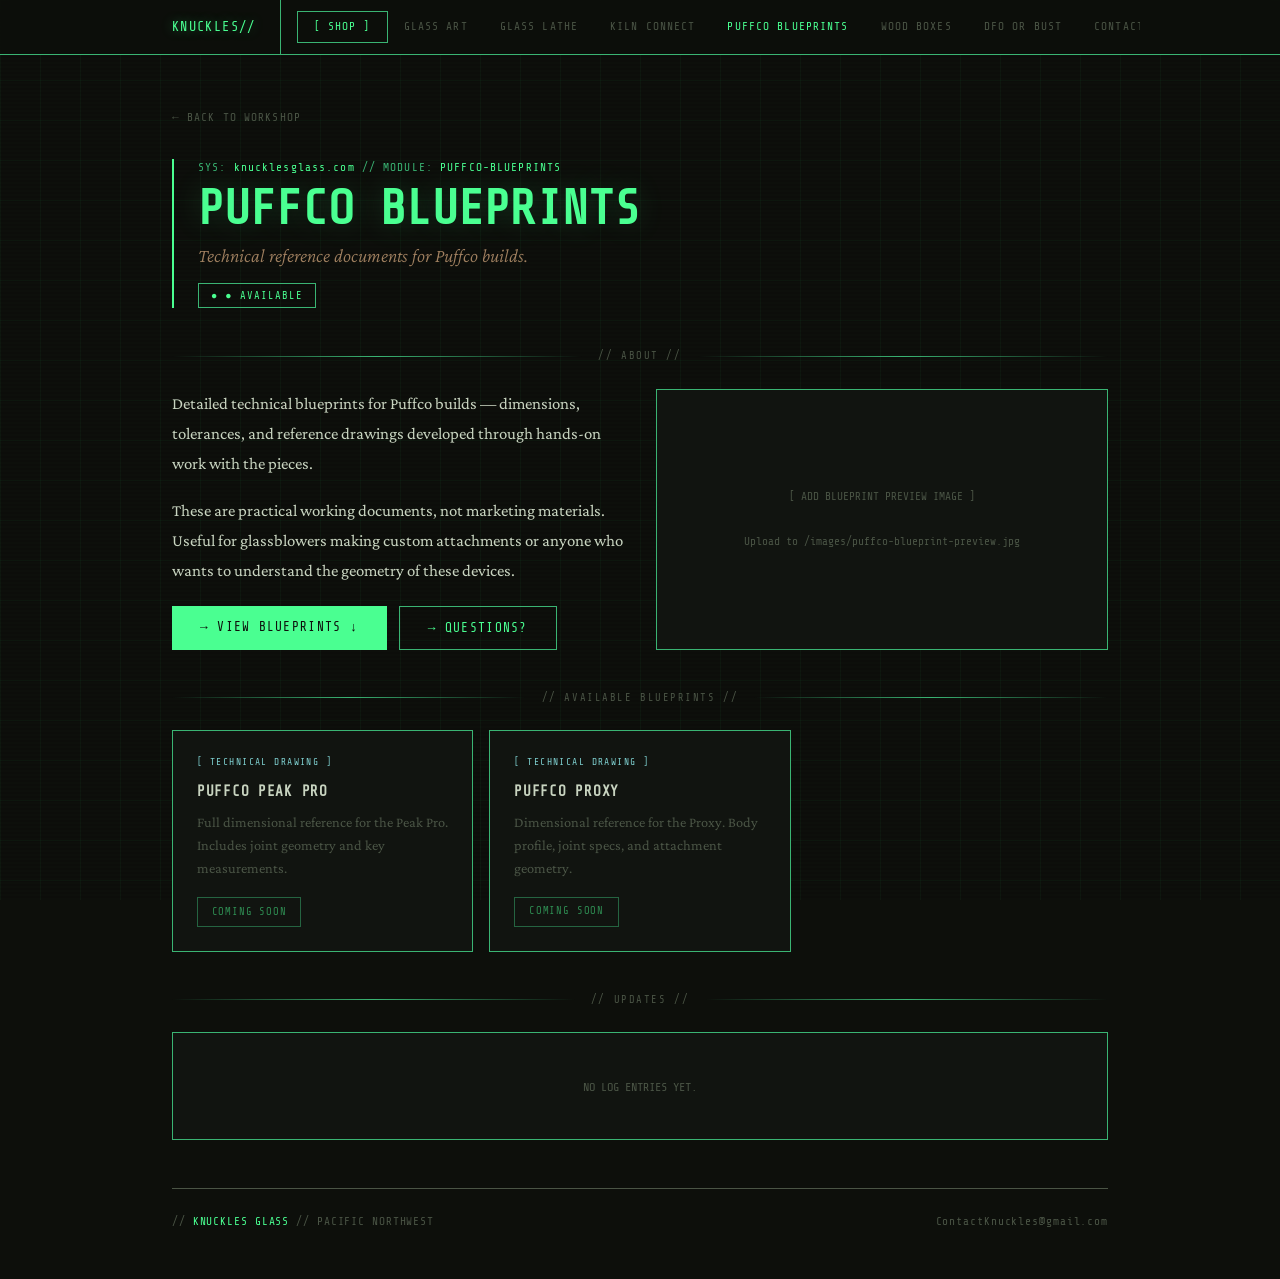
<file: puffco-blueprints.html>
<!DOCTYPE html>
<html lang="en">
<head>
  <meta charset="UTF-8">
  <meta name="viewport" content="width=device-width, initial-scale=1.0">
  <title>Puffco Blueprints — Knuckles Glass</title>
  <meta name="description" content="Detailed technical blueprints for Puffco builds. Downloadable reference documents from Knuckles Glass.">
  <link href="https://fonts.googleapis.com/css2?family=Share+Tech+Mono&family=Crimson+Pro:ital,wght@0,300;0,400;1,300&display=swap" rel="stylesheet">
  <link rel="stylesheet" href="style.css">
  <style>
    .branch-hero { border-left: 2px solid var(--green); padding-left: 1.5rem; margin-bottom: 2.5rem; animation: fadeIn 0.8s ease both; }
    .intro-block { display: grid; grid-template-columns: 1fr 1fr; gap: 2rem; margin-bottom: 2.5rem; animation: fadeIn 0.6s 0.2s both; }
    @media (max-width: 680px) { .intro-block { grid-template-columns: 1fr; } }
    .intro-text p { font-size: 1.05rem; line-height: 1.8; color: var(--text); margin-bottom: 1rem; }
    .intro-links { display: flex; flex-wrap: wrap; gap: 0.75rem; margin-top: 1.25rem; }
    .intro-media { background: var(--bg2); border: 1px solid var(--green-dim); overflow: hidden; display: flex; align-items: center; justify-content: center; min-height: 240px; }
    .intro-media img { width: 100%; height: 100%; object-fit: cover; filter: saturate(0.85); }
    .media-placeholder { font-family: var(--font-mono); font-size: 0.7rem; color: var(--muted); text-align: center; padding: 2rem; line-height: 2; }

    /* ── BLUEPRINT DOWNLOAD CARDS
       Each available blueprint gets its own card
       TO ADD A BLUEPRINT: copy a .bp-card block,
       update title, description, and download href ── */
    .blueprint-grid {
      display: grid;
      grid-template-columns: repeat(auto-fill, minmax(260px, 1fr));
      gap: 1rem;
      margin-bottom: 2rem;
      animation: fadeIn 0.6s 0.3s both;
    }

    .bp-card {
      background: var(--bg2);
      border: 1px solid var(--green-dim);
      padding: 1.5rem;
      position: relative;
      transition: border-color 0.3s, transform 0.3s;
    }
    .bp-card:hover { border-color: var(--green); transform: translateY(-2px); box-shadow: 0 6px 24px rgba(74,255,145,0.06); }

    .bp-card-tag {
      font-family: var(--font-mono);
      font-size: 0.6rem;
      color: var(--blue);
      letter-spacing: 0.15em;
      margin-bottom: 0.6rem;
    }

    .bp-card h3 {
      font-family: var(--font-mono);
      font-size: 0.9rem;
      color: var(--text);
      margin-bottom: 0.5rem;
      letter-spacing: 0.05em;
    }

    .bp-card p {
      font-size: 0.9rem;
      color: var(--muted);
      line-height: 1.6;
      margin-bottom: 1rem;
    }

    .bp-download {
      display: inline-block;
      font-family: var(--font-mono);
      font-size: 0.65rem;
      color: var(--green);
      text-decoration: none;
      border: 1px solid var(--green-dim);
      padding: 0.35rem 0.85rem;
      letter-spacing: 0.08em;
      transition: background 0.2s;
    }
    .bp-download:hover { background: rgba(74,255,145,0.07); border-color: var(--green); }

    /* ── UPDATE LOG ── */
    .update-log { display: flex; flex-direction: column; }
    .update-entry { border: 1px solid var(--green-dim); border-bottom: none; padding: 1.5rem; background: var(--bg2); position: relative; animation: fadeIn 0.5s both; }
    .update-entry:last-child { border-bottom: 1px solid var(--green-dim); }
    .update-entry::before { content: ''; position: absolute; left: -1px; top: 0; bottom: 0; width: 2px; background: var(--green-dim); transition: background 0.2s; }
    .update-entry:hover::before { background: var(--green); }
    .update-meta { display: flex; align-items: center; gap: 1rem; margin-bottom: 0.75rem; flex-wrap: wrap; }
    .update-date { font-family: var(--font-mono); font-size: 0.65rem; color: var(--green); letter-spacing: 0.1em; }
    .update-title { font-family: var(--font-mono); font-size: 0.8rem; color: var(--text); }
    .update-tag { font-family: var(--font-mono); font-size: 0.6rem; color: var(--blue); letter-spacing: 0.12em; margin-left: auto; }
    .update-body { font-size: 1rem; line-height: 1.75; color: var(--muted); }
    .update-body p { margin-bottom: 0.75rem; }
    .update-body strong { color: var(--text); }
    .update-body img { margin-top: 1rem; border: 1px solid var(--green-dim); max-height: 420px; object-fit: cover; width: 100%; }
    .update-body a { color: var(--green); text-decoration: none; border-bottom: 1px solid var(--green-dim); }
    .update-empty { border: 1px solid var(--green-dim); padding: 2.5rem; text-align: center; background: var(--bg2); }
    .update-empty span { font-family: var(--font-mono); font-size: 0.75rem; color: var(--muted); }
  </style>
</head>
<body>
  <nav>
    <div class="nav-inner">
      <a href="index.html" class="nav-logo">KNUCKLES//</a>
      <a href="https://knucklesglass.bigcartel.com/" target="_blank" class="shop">[ SHOP ]</a>
      <a href="glass-art.html">Glass Art</a>
      <a href="glass-lathe.html">Glass Lathe</a>
      <a href="kiln-connect.html">Kiln Connect</a>
      <a href="puffco-blueprints.html" class="active">Puffco Blueprints</a>
      <a href="wood-boxes.html">Wood Boxes</a>
      <a href="dfo-or-bust.html">DFO or Bust</a>
      <a href="contact.html">Contact</a>
    </div>
  </nav>

  <div class="wrapper">
    <a href="index.html" class="back-link">← BACK TO WORKSHOP</a>

    <div class="branch-hero">
      <div class="sys-line">SYS: <span>knucklesglass.com</span> // MODULE: <span>PUFFCO-BLUEPRINTS</span></div>
      <h1 class="page-title">PUFFCO BLUEPRINTS</h1>
      <div class="tagline">Technical reference documents for Puffco builds.</div>
      <span class="status-badge active">● AVAILABLE</span>
    </div>

    <div class="divider">// ABOUT //</div>

    <div class="intro-block">
      <div class="intro-text">
        <p>
          Detailed technical blueprints for Puffco builds —
          dimensions, tolerances, and reference drawings developed
          through hands-on work with the pieces.
        </p>
        <p>
          These are practical working documents, not marketing materials.
          Useful for glassblowers making custom attachments or anyone
          who wants to understand the geometry of these devices.
        </p>
        <div class="intro-links">
          <a href="#blueprints" class="btn btn-primary">→ VIEW BLUEPRINTS ↓</a>
          <a href="contact.html" class="btn btn-outline">→ QUESTIONS?</a>
        </div>
      </div>
      <div class="intro-media">
        <!-- <img src="images/puffco-blueprint-preview.jpg" alt="Puffco blueprint preview"> -->
        <div class="media-placeholder">
          [ ADD BLUEPRINT PREVIEW IMAGE ]<br><br>
          Upload to /images/puffco-blueprint-preview.jpg
        </div>
      </div>
    </div>

    <!-- ── BLUEPRINT DOWNLOAD CARDS
         TO ADD A NEW BLUEPRINT:
         1. Upload PDF to /files/ folder on GitHub
         2. Copy a .bp-card block below
         3. Update title, description, href ── -->
    <div class="divider" id="blueprints">// AVAILABLE BLUEPRINTS //</div>

    <div class="blueprint-grid">
      <!-- ── BLUEPRINT CARD EXAMPLE
           Update href to actual file path when ready ── -->
      <div class="bp-card">
        <div class="bp-card-tag">[ TECHNICAL DRAWING ]</div>
        <h3>PUFFCO PEAK PRO</h3>
        <p>Full dimensional reference for the Peak Pro. Includes joint geometry and key measurements.</p>
        <!-- <a href="files/puffco-peak-pro-blueprint.pdf" download class="bp-download">↓ DOWNLOAD PDF</a> -->
        <span class="bp-download" style="cursor:default;opacity:0.5;">COMING SOON</span>
      </div>

      <div class="bp-card">
        <div class="bp-card-tag">[ TECHNICAL DRAWING ]</div>
        <h3>PUFFCO PROXY</h3>
        <p>Dimensional reference for the Proxy. Body profile, joint specs, and attachment geometry.</p>
        <span class="bp-download" style="cursor:default;opacity:0.5;">COMING SOON</span>
      </div>

      <!-- ── ADD MORE BLUEPRINT CARDS HERE ── -->
    </div>

    <div class="divider" id="update-log-anchor">// UPDATES //</div>
    <div id="update-loading" style="font-family:var(--font-mono);font-size:0.7rem;color:var(--muted);margin-bottom:1rem;">LOADING...</div>
    <div class="update-log" id="update-log"></div>

    <div style="margin-top:3rem;">
      <footer>
        <div class="mono">// <span>KNUCKLES GLASS</span> // PACIFIC NORTHWEST</div>
        <div class="mono">ContactKnuckles@gmail.com</div>
      </footer>
    </div>
  </div>

  <script>
    const UPDATE_FOLDER = 'updates/puffco-blueprints/';
    const INDEX_FILE    = UPDATE_FOLDER + 'index.txt';
    function parseFrontmatter(raw) { const m=raw.match(/^---\n([\s\S]*?)\n---\n?([\s\S]*)$/); if(!m) return{meta:{},body:raw}; const meta={}; m[1].split('\n').forEach(l=>{const[k,...v]=l.split(':');if(k)meta[k.trim()]=v.join(':').trim();}); return{meta,body:m[2].trim()}; }
    function simpleMarkdown(t) { return t.replace(/\*\*(.*?)\*\*/g,'<strong>$1</strong>').replace(/\*(.*?)\*/g,'<em>$1</em>').replace(/!\[(.*?)\]\((.*?)\)/g,'<img src="$2" alt="$1" loading="lazy">').replace(/\[(.*?)\]\((.*?)\)/g,'<a href="$2" target="_blank">$1</a>').split(/\n\n+/).map(p=>`<p>${p.replace(/\n/g,'<br>')}</p>`).join(''); }
    async function loadUpdates() {
      const logEl=document.getElementById('update-log'), loadingEl=document.getElementById('update-loading');
      try {
        const r=await fetch(INDEX_FILE); if(!r.ok) throw new Error();
        const filenames=(await r.text()).split('\n').map(f=>f.trim()).filter(f=>f.endsWith('.md')); if(!filenames.length) throw new Error();
        const results=await Promise.all(filenames.map(async f=>{try{const r=await fetch(UPDATE_FOLDER+f);return r.ok?await r.text():null;}catch{return null;}}));
        loadingEl.style.display='none';
        logEl.innerHTML=results.filter(Boolean).map((raw,i)=>{const{meta,body}=parseFrontmatter(raw);return`<div class="update-entry" style="animation-delay:${i*0.1}s"><div class="update-meta"><span class="update-date">${meta.date||'UNDATED'}</span><span class="update-title">${meta.title||'UNTITLED'}</span>${meta.tag?`<span class="update-tag">[ ${meta.tag} ]</span>`:''}</div><div class="update-body">${simpleMarkdown(body)}</div></div>`;}).join('')||`<div class="update-empty"><span>NO ENTRIES YET.</span></div>`;
      } catch{loadingEl.style.display='none';logEl.innerHTML=`<div class="update-empty"><span>NO LOG ENTRIES YET.</span></div>`;}
    }
    loadUpdates();
  </script>
</body>
</html>
</file>
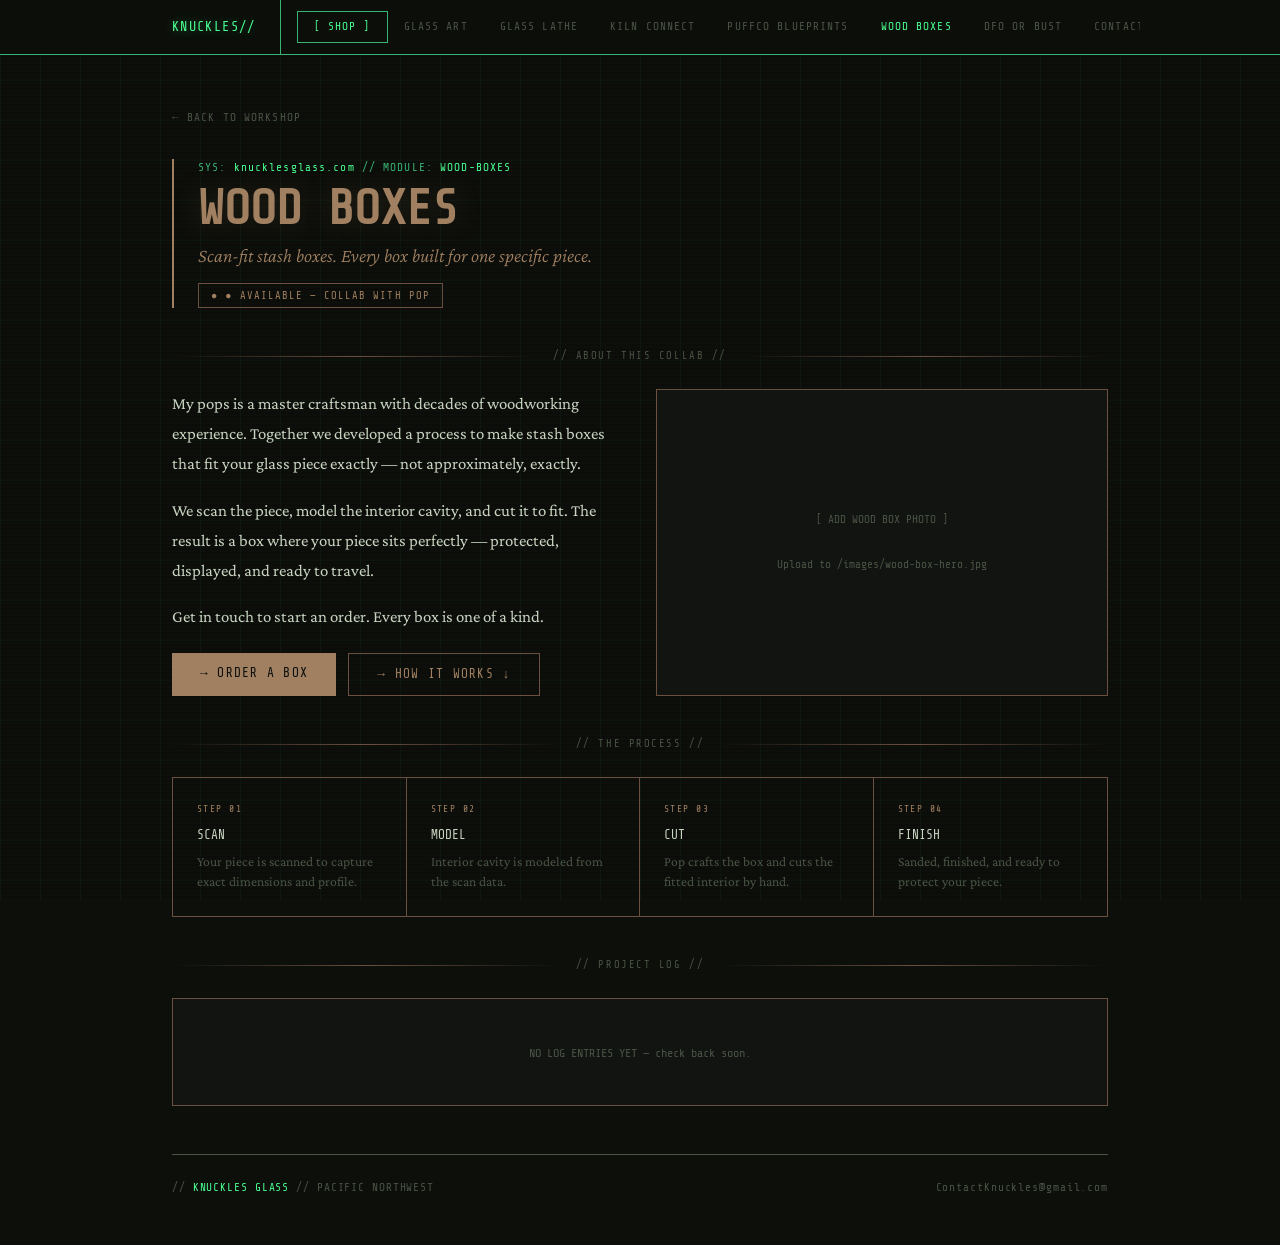
<file: wood-boxes.html>
<!DOCTYPE html>
<html lang="en">
<head>
  <meta charset="UTF-8">
  <meta name="viewport" content="width=device-width, initial-scale=1.0">
  <title>Wood Boxes — Knuckles Glass</title>
  <meta name="description" content="Custom scan-fit wood stash boxes made by a master craftsman to fit your glass piece exactly.">
  <link href="https://fonts.googleapis.com/css2?family=Share+Tech+Mono&family=Crimson+Pro:ital,wght@0,300;0,400;1,300&display=swap" rel="stylesheet">
  <link rel="stylesheet" href="style.css">
  <style>
    /* ── Earth-tone hero for personal/collab pages ── */
    .branch-hero { border-left: 2px solid var(--earth1); padding-left: 1.5rem; margin-bottom: 2.5rem; animation: fadeIn 0.8s ease both; }
    .branch-hero .page-title { color: var(--earth1); text-shadow: 0 0 30px rgba(160,128,96,0.2); }

    .intro-block { display: grid; grid-template-columns: 1fr 1fr; gap: 2rem; margin-bottom: 2.5rem; animation: fadeIn 0.6s 0.2s both; }
    @media (max-width: 680px) { .intro-block { grid-template-columns: 1fr; } }
    .intro-text p { font-size: 1.05rem; line-height: 1.8; color: var(--text); margin-bottom: 1rem; }
    .intro-links { display: flex; flex-wrap: wrap; gap: 0.75rem; margin-top: 1.25rem; }
    .intro-media { background: var(--bg2); border: 1px solid var(--earth2); overflow: hidden; display: flex; align-items: center; justify-content: center; min-height: 240px; }
    .intro-media img { width: 100%; height: 100%; object-fit: cover; filter: saturate(0.85); }
    .media-placeholder { font-family: var(--font-mono); font-size: 0.7rem; color: var(--muted); text-align: center; padding: 2rem; line-height: 2; }

    /* ── PROCESS STEPS
       Shows the scan-to-box workflow ── */
    .process-steps {
      display: grid;
      grid-template-columns: repeat(auto-fit, minmax(180px, 1fr));
      gap: 0;
      margin-bottom: 2rem;
      border: 1px solid var(--earth2);
      animation: fadeIn 0.6s 0.3s both;
    }

    .process-step {
      padding: 1.5rem;
      border-right: 1px solid var(--earth2);
      position: relative;
    }
    .process-step:last-child { border-right: none; }

    @media (max-width: 600px) {
      .process-steps { grid-template-columns: 1fr; }
      .process-step { border-right: none; border-bottom: 1px solid var(--earth2); }
      .process-step:last-child { border-bottom: none; }
    }

    .step-num {
      font-family: var(--font-mono);
      font-size: 0.6rem;
      color: var(--earth1);
      letter-spacing: 0.15em;
      margin-bottom: 0.5rem;
    }

    .step-title {
      font-family: var(--font-mono);
      font-size: 0.8rem;
      color: var(--text);
      margin-bottom: 0.4rem;
    }

    .step-desc {
      font-size: 0.85rem;
      color: var(--muted);
      line-height: 1.5;
    }

    /* ── Earth-tone btn overrides ── */
    .btn-earth {
      color: var(--bg);
      background: var(--earth1);
      font-family: var(--font-mono);
      font-size: 0.8rem;
      padding: 0.65rem 1.75rem;
      display: inline-block;
      letter-spacing: 0.1em;
      text-decoration: none;
      transition: box-shadow 0.3s, transform 0.2s;
    }
    .btn-earth:hover { box-shadow: 0 0 25px rgba(160,128,96,0.3); transform: translateY(-2px); }

    .btn-earth-outline {
      color: var(--earth1);
      border: 1px solid var(--earth2);
      font-family: var(--font-mono);
      font-size: 0.8rem;
      padding: 0.65rem 1.75rem;
      display: inline-block;
      letter-spacing: 0.1em;
      text-decoration: none;
      transition: background 0.2s;
    }
    .btn-earth-outline:hover { background: rgba(160,128,96,0.08); border-color: var(--earth1); }

    /* ── Earth divider variant ── */
    .divider.earth::before, .divider.earth::after {
      background: linear-gradient(90deg, transparent, var(--earth2), transparent);
    }

    /* ── UPDATE LOG (earth variant) ── */
    .update-log { display: flex; flex-direction: column; }
    .update-entry { border: 1px solid var(--earth2); border-bottom: none; padding: 1.5rem; background: var(--bg2); position: relative; animation: fadeIn 0.5s both; }
    .update-entry:last-child { border-bottom: 1px solid var(--earth2); }
    .update-entry::before { content: ''; position: absolute; left: -1px; top: 0; bottom: 0; width: 2px; background: var(--earth2); transition: background 0.2s; }
    .update-entry:hover::before { background: var(--earth1); }
    .update-meta { display: flex; align-items: center; gap: 1rem; margin-bottom: 0.75rem; flex-wrap: wrap; }
    .update-date { font-family: var(--font-mono); font-size: 0.65rem; color: var(--earth1); letter-spacing: 0.1em; }
    .update-title { font-family: var(--font-mono); font-size: 0.8rem; color: var(--text); }
    .update-tag { font-family: var(--font-mono); font-size: 0.6rem; color: var(--blue); letter-spacing: 0.12em; margin-left: auto; }
    .update-body { font-size: 1rem; line-height: 1.75; color: var(--muted); }
    .update-body p { margin-bottom: 0.75rem; }
    .update-body strong { color: var(--text); }
    .update-body img { margin-top: 1rem; border: 1px solid var(--earth2); max-height: 420px; object-fit: cover; width: 100%; }
    .update-body a { color: var(--earth1); text-decoration: none; border-bottom: 1px solid var(--earth2); }
    .update-empty { border: 1px solid var(--earth2); padding: 2.5rem; text-align: center; background: var(--bg2); }
    .update-empty span { font-family: var(--font-mono); font-size: 0.75rem; color: var(--muted); }
  </style>
</head>
<body>
  <nav>
    <div class="nav-inner">
      <a href="index.html" class="nav-logo">KNUCKLES//</a>
      <a href="https://knucklesglass.bigcartel.com/" target="_blank" class="shop">[ SHOP ]</a>
      <a href="glass-art.html">Glass Art</a>
      <a href="glass-lathe.html">Glass Lathe</a>
      <a href="kiln-connect.html">Kiln Connect</a>
      <a href="puffco-blueprints.html">Puffco Blueprints</a>
      <a href="wood-boxes.html" class="active">Wood Boxes</a>
      <a href="dfo-or-bust.html">DFO or Bust</a>
      <a href="contact.html">Contact</a>
    </div>
  </nav>

  <div class="wrapper">
    <a href="index.html" class="back-link">← BACK TO WORKSHOP</a>

    <div class="branch-hero">
      <div class="sys-line">SYS: <span>knucklesglass.com</span> // MODULE: <span>WOOD-BOXES</span></div>
      <h1 class="page-title">WOOD BOXES</h1>
      <div class="tagline">Scan-fit stash boxes. Every box built for one specific piece.</div>
      <span class="status-badge earth active">● AVAILABLE — COLLAB WITH POP</span>
    </div>

    <div class="divider earth">// ABOUT THIS COLLAB //</div>

    <div class="intro-block">
      <div class="intro-text">
        <p>
          My pops is a master craftsman with decades of woodworking experience.
          Together we developed a process to make stash boxes that fit your
          glass piece exactly — not approximately, exactly.
        </p>
        <p>
          We scan the piece, model the interior cavity, and cut it to fit.
          The result is a box where your piece sits perfectly — protected,
          displayed, and ready to travel.
        </p>
        <p>
          Get in touch to start an order. Every box is one of a kind.
        </p>
        <div class="intro-links">
          <a href="contact.html" class="btn-earth">→ ORDER A BOX</a>
          <a href="#process" class="btn-earth-outline">→ HOW IT WORKS ↓</a>
        </div>
      </div>
      <div class="intro-media">
        <!-- <img src="images/wood-box-hero.jpg" alt="Custom wood stash box"> -->
        <div class="media-placeholder">
          [ ADD WOOD BOX PHOTO ]<br><br>
          Upload to /images/wood-box-hero.jpg
        </div>
      </div>
    </div>

    <!-- ── PROCESS STEPS ── -->
    <div class="divider earth" id="process">// THE PROCESS //</div>
    <div class="process-steps">
      <div class="process-step">
        <div class="step-num">STEP 01</div>
        <div class="step-title">SCAN</div>
        <div class="step-desc">Your piece is scanned to capture exact dimensions and profile.</div>
      </div>
      <div class="process-step">
        <div class="step-num">STEP 02</div>
        <div class="step-title">MODEL</div>
        <div class="step-desc">Interior cavity is modeled from the scan data.</div>
      </div>
      <div class="process-step">
        <div class="step-num">STEP 03</div>
        <div class="step-title">CUT</div>
        <div class="step-desc">Pop crafts the box and cuts the fitted interior by hand.</div>
      </div>
      <div class="process-step">
        <div class="step-num">STEP 04</div>
        <div class="step-title">FINISH</div>
        <div class="step-desc">Sanded, finished, and ready to protect your piece.</div>
      </div>
    </div>

    <div class="divider earth" id="update-log-anchor">// PROJECT LOG //</div>
    <div id="update-loading" style="font-family:var(--font-mono);font-size:0.7rem;color:var(--muted);margin-bottom:1rem;">LOADING...</div>
    <div class="update-log" id="update-log"></div>

    <div style="margin-top:3rem;">
      <footer>
        <div class="mono">// <span>KNUCKLES GLASS</span> // PACIFIC NORTHWEST</div>
        <div class="mono">ContactKnuckles@gmail.com</div>
      </footer>
    </div>
  </div>

  <script>
    const UPDATE_FOLDER = 'updates/wood-boxes/';
    const INDEX_FILE    = UPDATE_FOLDER + 'index.txt';
    function parseFrontmatter(raw) { const m=raw.match(/^---\n([\s\S]*?)\n---\n?([\s\S]*)$/); if(!m) return{meta:{},body:raw}; const meta={}; m[1].split('\n').forEach(l=>{const[k,...v]=l.split(':');if(k)meta[k.trim()]=v.join(':').trim();}); return{meta,body:m[2].trim()}; }
    function simpleMarkdown(t) { return t.replace(/\*\*(.*?)\*\*/g,'<strong>$1</strong>').replace(/\*(.*?)\*/g,'<em>$1</em>').replace(/!\[(.*?)\]\((.*?)\)/g,'<img src="$2" alt="$1" loading="lazy">').replace(/\[(.*?)\]\((.*?)\)/g,'<a href="$2" target="_blank">$1</a>').split(/\n\n+/).map(p=>`<p>${p.replace(/\n/g,'<br>')}</p>`).join(''); }
    async function loadUpdates() {
      const logEl=document.getElementById('update-log'),loadingEl=document.getElementById('update-loading');
      try {
        const r=await fetch(INDEX_FILE); if(!r.ok) throw new Error();
        const filenames=(await r.text()).split('\n').map(f=>f.trim()).filter(f=>f.endsWith('.md')); if(!filenames.length) throw new Error();
        const results=await Promise.all(filenames.map(async f=>{try{const r=await fetch(UPDATE_FOLDER+f);return r.ok?await r.text():null;}catch{return null;}}));
        loadingEl.style.display='none';
        logEl.innerHTML=results.filter(Boolean).map((raw,i)=>{const{meta,body}=parseFrontmatter(raw);return`<div class="update-entry" style="animation-delay:${i*0.1}s"><div class="update-meta"><span class="update-date">${meta.date||'UNDATED'}</span><span class="update-title">${meta.title||'UNTITLED'}</span>${meta.tag?`<span class="update-tag">[ ${meta.tag} ]</span>`:''}</div><div class="update-body">${simpleMarkdown(body)}</div></div>`;}).join('')||`<div class="update-empty"><span>NO ENTRIES YET.</span></div>`;
      } catch{loadingEl.style.display='none';logEl.innerHTML=`<div class="update-empty"><span>NO LOG ENTRIES YET — check back soon.</span></div>`;}
    }
    loadUpdates();
  </script>
</body>
</html>
</file>
<file: style.css>
/*
 * ════════════════════════════════════════════
 * KNUCKLES GLASS — style.css
 * Shared styles inherited by ALL pages.
 *
 * HOW TO USE:
 * Add this to the <head> of every page:
 *   <link rel="stylesheet" href="style.css">
 *
 * STRUCTURE:
 *  1. Design Tokens (colors, fonts) ← change look here
 *  2. Reset & Base
 *  3. Blueprint + Scanline overlays
 *  4. Navigation
 *  5. Page wrapper
 *  6. Section dividers
 *  7. Cards (project cards, reusable)
 *  8. Terminal (shared styles)
 *  9. Instagram nudge bar
 * 10. Footer
 * 11. Typography utilities
 * 12. Animations
 * 13. Responsive / mobile
 * ════════════════════════════════════════════
 */


/* ════════════════════════════════════════════
   1. DESIGN TOKENS
   ── Change colors and fonts HERE only.
   ── Every component references these variables.
   ════════════════════════════════════════════ */
:root {
  /* Backgrounds */
  --bg:         #0d0f0b;   /* main page background */
  --bg2:        #111410;   /* cards, panels */
  --bg3:        #080a07;   /* terminal, deep inset */

  /* Primary accent — phosphor green */
  --green:      #4aff91;
  --green-dim:  #3ab473;   /* borders, muted green */

  /* Secondary accent — blueprint blue */
  --blue:       #7ecfcf;

  /* Earth tones — organic/personal accent */
  --earth1:     #a08060;   /* warm highlight */
  --earth2:     #6b5040;   /* muted border */

  /* Text */
  --text:       #c8d4c0;   /* primary body text */
  --muted:      #4a5445;   /* secondary/faded text */

  /* Blueprint grid overlay opacity */
  --grid:       rgba(74, 255, 145, 0.04);

  /* Fonts
     ── Swap font names here to change site-wide typography
     ── Also update the Google Fonts <link> in each page <head> */
  --font-mono:  'Share Tech Mono', monospace;
  --font-serif: 'Crimson Pro', Georgia, serif;

  /* Layout */
  --max-width:  1000px;
  --page-pad:   2rem;
}


/* ════════════════════════════════════════════
   2. RESET & BASE
   ════════════════════════════════════════════ */
*, *::before, *::after {
  margin: 0;
  padding: 0;
  box-sizing: border-box;
}

html {
  scroll-behavior: smooth;
}

body {
  background: var(--bg);
  color: var(--text);
  font-family: var(--font-serif);
  min-height: 100vh;
  overflow-x: hidden;
  line-height: 1.6;
}

a {
  color: inherit;
  text-decoration: none;
}

img {
  max-width: 100%;
  display: block;
}


/* ════════════════════════════════════════════
   3. DECORATIVE OVERLAYS (fixed, non-interactive)
   ── Blueprint grid sits behind everything
   ── CRT scanlines sit above grid, below content
   ════════════════════════════════════════════ */

/* Blueprint grid */
body::before {
  content: '';
  position: fixed;
  inset: 0;
  background-image:
    linear-gradient(var(--grid) 1px, transparent 1px),
    linear-gradient(90deg, var(--grid) 1px, transparent 1px);
  background-size: 40px 40px;
  pointer-events: none;
  z-index: 0;
}

/* CRT scanlines */
body::after {
  content: '';
  position: fixed;
  inset: 0;
  background: repeating-linear-gradient(
    0deg,
    transparent,
    transparent 2px,
    rgba(0,0,0,0.07) 2px,
    rgba(0,0,0,0.07) 4px
  );
  pointer-events: none;
  z-index: 1;
}


/* ════════════════════════════════════════════
   4. NAVIGATION
   ── Sticky top bar, scrollable on mobile
   ── .nav-logo  : site name/brand left side
   ── .shop      : highlighted shop link
   ── Standard links: muted, highlight on hover
   ──
   ── TO ADD A PAGE: copy an <a> in the HTML,
      update href and label text
   ── Keep SHOP first after the logo always
   ════════════════════════════════════════════ */
nav {
  position: sticky;
  top: 0;
  z-index: 100;
  background: rgba(13, 15, 11, 0.95);
  border-bottom: 1px solid var(--green-dim);
  backdrop-filter: blur(8px);
}

.nav-inner {
  max-width: var(--max-width);
  margin: 0 auto;
  padding: 0 var(--page-pad);
  display: flex;
  align-items: center;
  overflow-x: auto;
  scrollbar-width: none;
}
.nav-inner::-webkit-scrollbar { display: none; }

.nav-logo {
  font-family: var(--font-mono);
  font-size: 0.85rem;
  color: var(--green);
  text-decoration: none;
  padding: 1rem 1.5rem 1rem 0;
  border-right: 1px solid var(--green-dim);
  margin-right: 0.5rem;
  white-space: nowrap;
  text-shadow: 0 0 12px rgba(74, 255, 145, 0.4);
  flex-shrink: 0;
}

nav a {
  font-family: var(--font-mono);
  font-size: 0.7rem;
  color: var(--muted);
  text-decoration: none;
  padding: 1rem;
  letter-spacing: 0.1em;
  white-space: nowrap;
  flex-shrink: 0;
  text-transform: uppercase;
  transition: color 0.2s;
}
nav a:hover,
nav a.active { color: var(--green); }

/* Highlighted shop CTA in nav */
nav a.shop {
  color: var(--green);
  border: 1px solid var(--green-dim);
  margin-left: 0.5rem;
  padding: 0.4rem 1rem;
  margin-top: 0.35rem;
  margin-bottom: 0.35rem;
}
nav a.shop:hover {
  background: rgba(74, 255, 145, 0.08);
}


/* ════════════════════════════════════════════
   5. PAGE WRAPPER
   ── All page content sits in .wrapper
   ── z-index 2 puts it above the overlays
   ════════════════════════════════════════════ */
.wrapper {
  position: relative;
  z-index: 2;
  max-width: var(--max-width);
  margin: 0 auto;
  padding: 3rem var(--page-pad);
}


/* ════════════════════════════════════════════
   6. SECTION DIVIDERS
   ── Used between every major section
   ── Text label centered with fading lines
   ════════════════════════════════════════════ */
.divider {
  display: flex;
  align-items: center;
  gap: 1rem;
  margin: 2.5rem 0 1.5rem;
  color: var(--muted);
  font-family: var(--font-mono);
  font-size: 0.65rem;
  letter-spacing: 0.15em;
  white-space: nowrap;
}
.divider::before,
.divider::after {
  content: '';
  flex: 1;
  height: 1px;
  background: linear-gradient(90deg, transparent, var(--green-dim), transparent);
}


/* ════════════════════════════════════════════
   7. PROJECT CARDS
   ── Reusable on homepage and branch pages
   ── .card        : green (technical) variant
   ── .card.earth  : earth-tone (personal) variant
   ──
   ── TO ADD A CARD: copy card HTML block,
      update data-index, card-tag, h3, p, href
   ════════════════════════════════════════════ */
.cards {
  display: grid;
  grid-template-columns: repeat(auto-fit, minmax(220px, 1fr));
  gap: 1.25rem;
}

.card {
  background: var(--bg2);
  border: 1px solid var(--green-dim);
  padding: 1.5rem;
  position: relative;
  display: block;
  text-decoration: none;
  color: var(--text);
  transition: border-color 0.3s, transform 0.3s, box-shadow 0.3s;
  animation: fadeIn 0.6s both;
}

/* Staggered fade-in for card grids */
.card:nth-child(1) { animation-delay: 0.1s; }
.card:nth-child(2) { animation-delay: 0.2s; }
.card:nth-child(3) { animation-delay: 0.3s; }
.card:nth-child(4) { animation-delay: 0.4s; }
.card:nth-child(5) { animation-delay: 0.5s; }
.card:nth-child(6) { animation-delay: 0.6s; }

/* Index badge — top right corner */
.card::before {
  content: attr(data-index);
  position: absolute;
  top: -1px;
  right: 1rem;
  font-family: var(--font-mono);
  font-size: 0.6rem;
  color: var(--green);
  background: var(--bg2);
  padding: 0 0.4rem;
  border: 1px solid var(--green-dim);
  border-top: none;
}

.card:hover {
  border-color: var(--green);
  transform: translateY(-3px);
  box-shadow: 0 8px 30px rgba(74, 255, 145, 0.07);
}

/* Earth variant */
.card.earth { border-color: var(--earth2); }
.card.earth::before { color: var(--earth1); border-color: var(--earth2); }
.card.earth:hover { border-color: var(--earth1); box-shadow: 0 8px 30px rgba(160, 128, 96, 0.08); }
.card.earth .card-accent { background: var(--earth1); box-shadow: 0 0 8px var(--earth1); }

.card-tag {
  font-family: var(--font-mono);
  font-size: 0.6rem;
  color: var(--blue);
  letter-spacing: 0.15em;
  margin-bottom: 0.6rem;
}

.card h3 {
  font-family: var(--font-serif);
  font-size: 1.35rem;
  font-weight: 400;
  color: var(--text);
  margin-bottom: 0.4rem;
}

.card p {
  font-size: 0.9rem;
  color: var(--muted);
  line-height: 1.6;
}

/* Glowing status dot — bottom right */
.card-accent {
  position: absolute;
  bottom: 1rem;
  right: 1rem;
  width: 7px;
  height: 7px;
  border-radius: 50%;
  background: var(--green);
  opacity: 0.5;
  box-shadow: 0 0 8px var(--green);
}


/* ════════════════════════════════════════════
   8. TERMINAL (shared styles)
   ── Full interactive terminal on homepage
   ── Simpler read-only version on branch pages
   ── Color utility classes: t-green, t-blue, etc.
   ════════════════════════════════════════════ */
.terminal {
  background: var(--bg3);
  border: 1px solid var(--green-dim);
  margin-bottom: 3rem;
  animation: fadeIn 0.6s 0.6s both;
}

.term-titlebar {
  display: flex;
  align-items: center;
  gap: 0.5rem;
  padding: 0.6rem 1rem;
  border-bottom: 1px solid var(--green-dim);
  background: rgba(74, 255, 145, 0.03);
}

.term-dot {
  width: 8px;
  height: 8px;
  border-radius: 50%;
  background: var(--muted);
}

.term-title {
  font-family: var(--font-mono);
  font-size: 0.65rem;
  color: var(--muted);
  letter-spacing: 0.1em;
  margin-left: 0.25rem;
}

.term-body {
  padding: 1.25rem 1.5rem;
  font-family: var(--font-mono);
  font-size: 0.8rem;
  line-height: 1.9;
  max-height: 320px;
  overflow-y: auto;
}

/* Terminal color utilities
   ── Use these classes on <span> inside terminal output */
.t-green { color: var(--green); }
.t-dim   { color: var(--green-dim); }
.t-blue  { color: var(--blue); }
.t-earth { color: var(--earth1); }
.t-text  { color: var(--text); }
.t-muted { color: var(--muted); }

.term-input-row {
  display: flex;
  align-items: center;
  gap: 0.5rem;
  margin-top: 0.5rem;
}

.prompt { color: var(--green); font-family: var(--font-mono); }

.term-input {
  background: transparent;
  border: none;
  outline: none;
  color: var(--text);
  font-family: var(--font-mono);
  font-size: 0.8rem;
  flex: 1;
  caret-color: var(--green);
}

/* Blinking block cursor */
.cursor {
  display: inline-block;
  width: 8px;
  height: 1em;
  background: var(--green);
  animation: blink 1s step-end infinite;
  vertical-align: text-bottom;
}


/* ════════════════════════════════════════════
   9. INSTAGRAM NUDGE BAR
   ── Shown at bottom of homepage
   ── Update text + link in HTML when new post drops
   ════════════════════════════════════════════ */
.ig-nudge {
  border: 1px solid var(--earth2);
  padding: 1rem 1.5rem;
  display: flex;
  align-items: center;
  justify-content: space-between;
  gap: 1rem;
  flex-wrap: wrap;
  margin-bottom: 3rem;
  animation: fadeIn 0.6s 0.8s both;
}

.ig-dot {
  width: 8px;
  height: 8px;
  border-radius: 50%;
  background: var(--earth1);
  box-shadow: 0 0 10px var(--earth1);
  animation: pulse 2s ease-in-out infinite;
  flex-shrink: 0;
}

.ig-text {
  font-family: var(--font-mono);
  font-size: 0.72rem;
  color: var(--earth1);
  letter-spacing: 0.08em;
  flex: 1;
}

.ig-link {
  font-family: var(--font-mono);
  font-size: 0.7rem;
  color: var(--earth1);
  text-decoration: none;
  border: 1px solid var(--earth2);
  padding: 0.4rem 1rem;
  white-space: nowrap;
  transition: background 0.2s;
}
.ig-link:hover { background: rgba(160, 128, 96, 0.1); }


/* ════════════════════════════════════════════
   10. FOOTER
   ── Update email in HTML if it changes
   ════════════════════════════════════════════ */
footer {
  border-top: 1px solid var(--muted);
  padding-top: 1.5rem;
  display: flex;
  justify-content: space-between;
  align-items: center;
  flex-wrap: wrap;
  gap: 1rem;
}


/* ════════════════════════════════════════════
   11. TYPOGRAPHY UTILITIES
   ── Reusable text classes across all pages
   ════════════════════════════════════════════ */

/* Monospace text block */
.mono {
  font-family: var(--font-mono);
  font-size: 0.7rem;
  color: var(--muted);
  letter-spacing: 0.08em;
}
.mono span { color: var(--green); }

/* Small system/status line */
.sys-line {
  font-family: var(--font-mono);
  font-size: 0.7rem;
  color: var(--green-dim);
  letter-spacing: 0.1em;
  margin-bottom: 0.5rem;
}
.sys-line span { color: var(--green); }

/* Page/section heading */
.page-title {
  font-family: var(--font-mono);
  font-size: clamp(1.8rem, 5vw, 3rem);
  color: var(--green);
  line-height: 1;
  text-shadow: 0 0 30px rgba(74, 255, 145, 0.2);
}

/* Italic intro/tagline */
.tagline {
  font-family: var(--font-serif);
  font-style: italic;
  font-size: 1.2rem;
  color: var(--earth1);
  margin-top: 0.5rem;
  font-weight: 300;
}

/* Status badge — inline pill */
.status-badge {
  display: inline-block;
  font-family: var(--font-mono);
  font-size: 0.65rem;
  letter-spacing: 0.1em;
  padding: 0.2rem 0.75rem;
  border: 1px solid var(--green-dim);
  color: var(--green);
  margin-top: 0.75rem;
}
.status-badge.earth {
  border-color: var(--earth2);
  color: var(--earth1);
}
.status-badge.active::before { content: '● '; }
.status-badge.wip::before    { content: '◐ '; }
.status-badge.done::before   { content: '○ '; }

/* Standard CTA button */
.btn {
  display: inline-block;
  font-family: var(--font-mono);
  font-size: 0.8rem;
  letter-spacing: 0.1em;
  padding: 0.65rem 1.75rem;
  text-decoration: none;
  transition: box-shadow 0.3s, transform 0.2s;
  cursor: pointer;
  border: none;
}

.btn-primary {
  color: var(--bg);
  background: var(--green);
}
.btn-primary:hover {
  box-shadow: 0 0 25px rgba(74, 255, 145, 0.35);
  transform: translateY(-2px);
}

.btn-outline {
  color: var(--green);
  background: transparent;
  border: 1px solid var(--green-dim);
}
.btn-outline:hover {
  background: rgba(74, 255, 145, 0.06);
  border-color: var(--green);
}

/* Back link for branch pages */
.back-link {
  font-family: var(--font-mono);
  font-size: 0.7rem;
  color: var(--muted);
  text-decoration: none;
  letter-spacing: 0.1em;
  display: inline-flex;
  align-items: center;
  gap: 0.4rem;
  margin-bottom: 2rem;
  transition: color 0.2s;
}
.back-link:hover { color: var(--green); }


/* ════════════════════════════════════════════
   12. ANIMATIONS
   ── Referenced by components above
   ════════════════════════════════════════════ */
@keyframes fadeIn {
  from { opacity: 0; transform: translateY(8px); }
  to   { opacity: 1; transform: translateY(0); }
}

@keyframes blink {
  0%, 100% { opacity: 1; }
  50%       { opacity: 0; }
}

@keyframes pulse {
  0%, 100% { opacity: 1; }
  50%       { opacity: 0.45; }
}

@keyframes glow {
  0%, 100% { text-shadow: 0 0 20px rgba(74, 255, 145, 0.2); }
  50%       { text-shadow: 0 0 40px rgba(74, 255, 145, 0.5); }
}


/* ════════════════════════════════════════════
   13. RESPONSIVE / MOBILE
   ── Adjustments for smaller screens
   ════════════════════════════════════════════ */
@media (max-width: 600px) {
  :root {
    --page-pad: 1.25rem;
  }

  .cards {
    grid-template-columns: 1fr;
  }

  .ig-nudge {
    flex-direction: column;
    align-items: flex-start;
  }

  footer {
    flex-direction: column;
    align-items: flex-start;
  }
}
</file>
